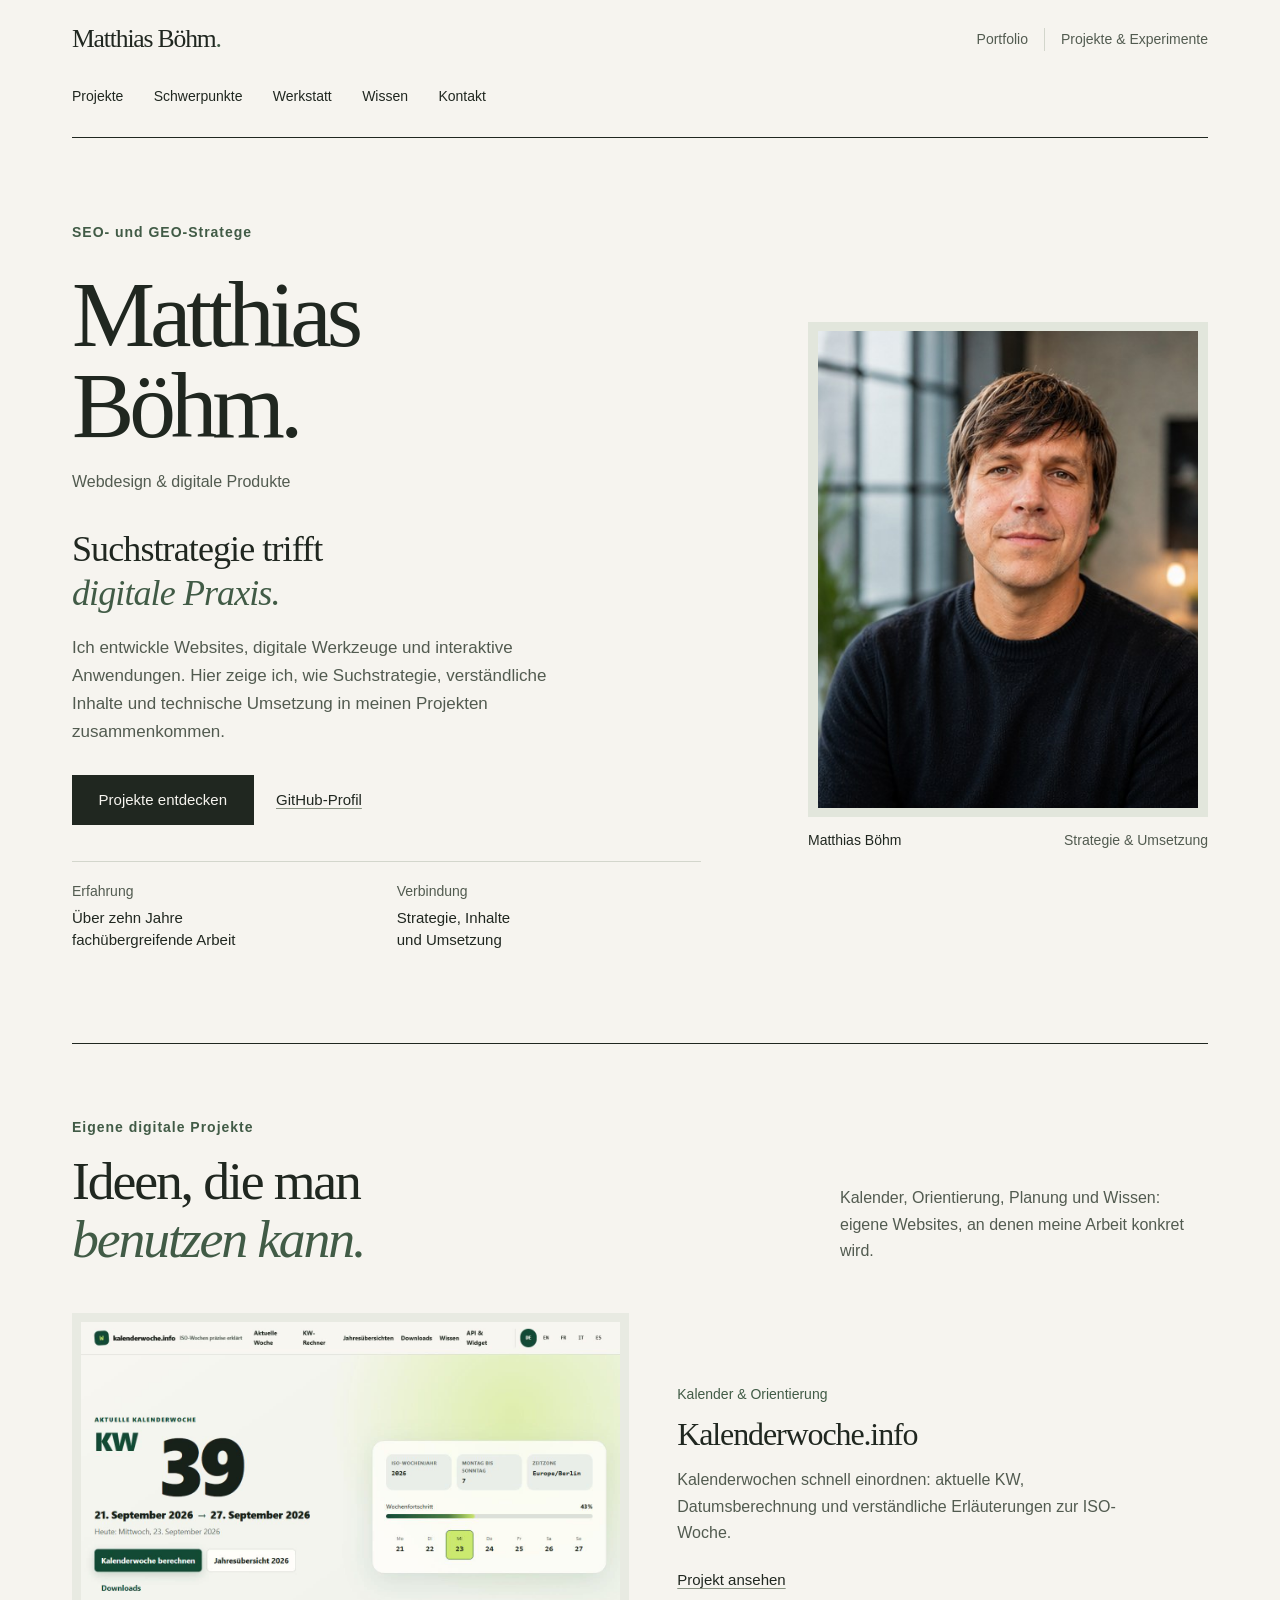
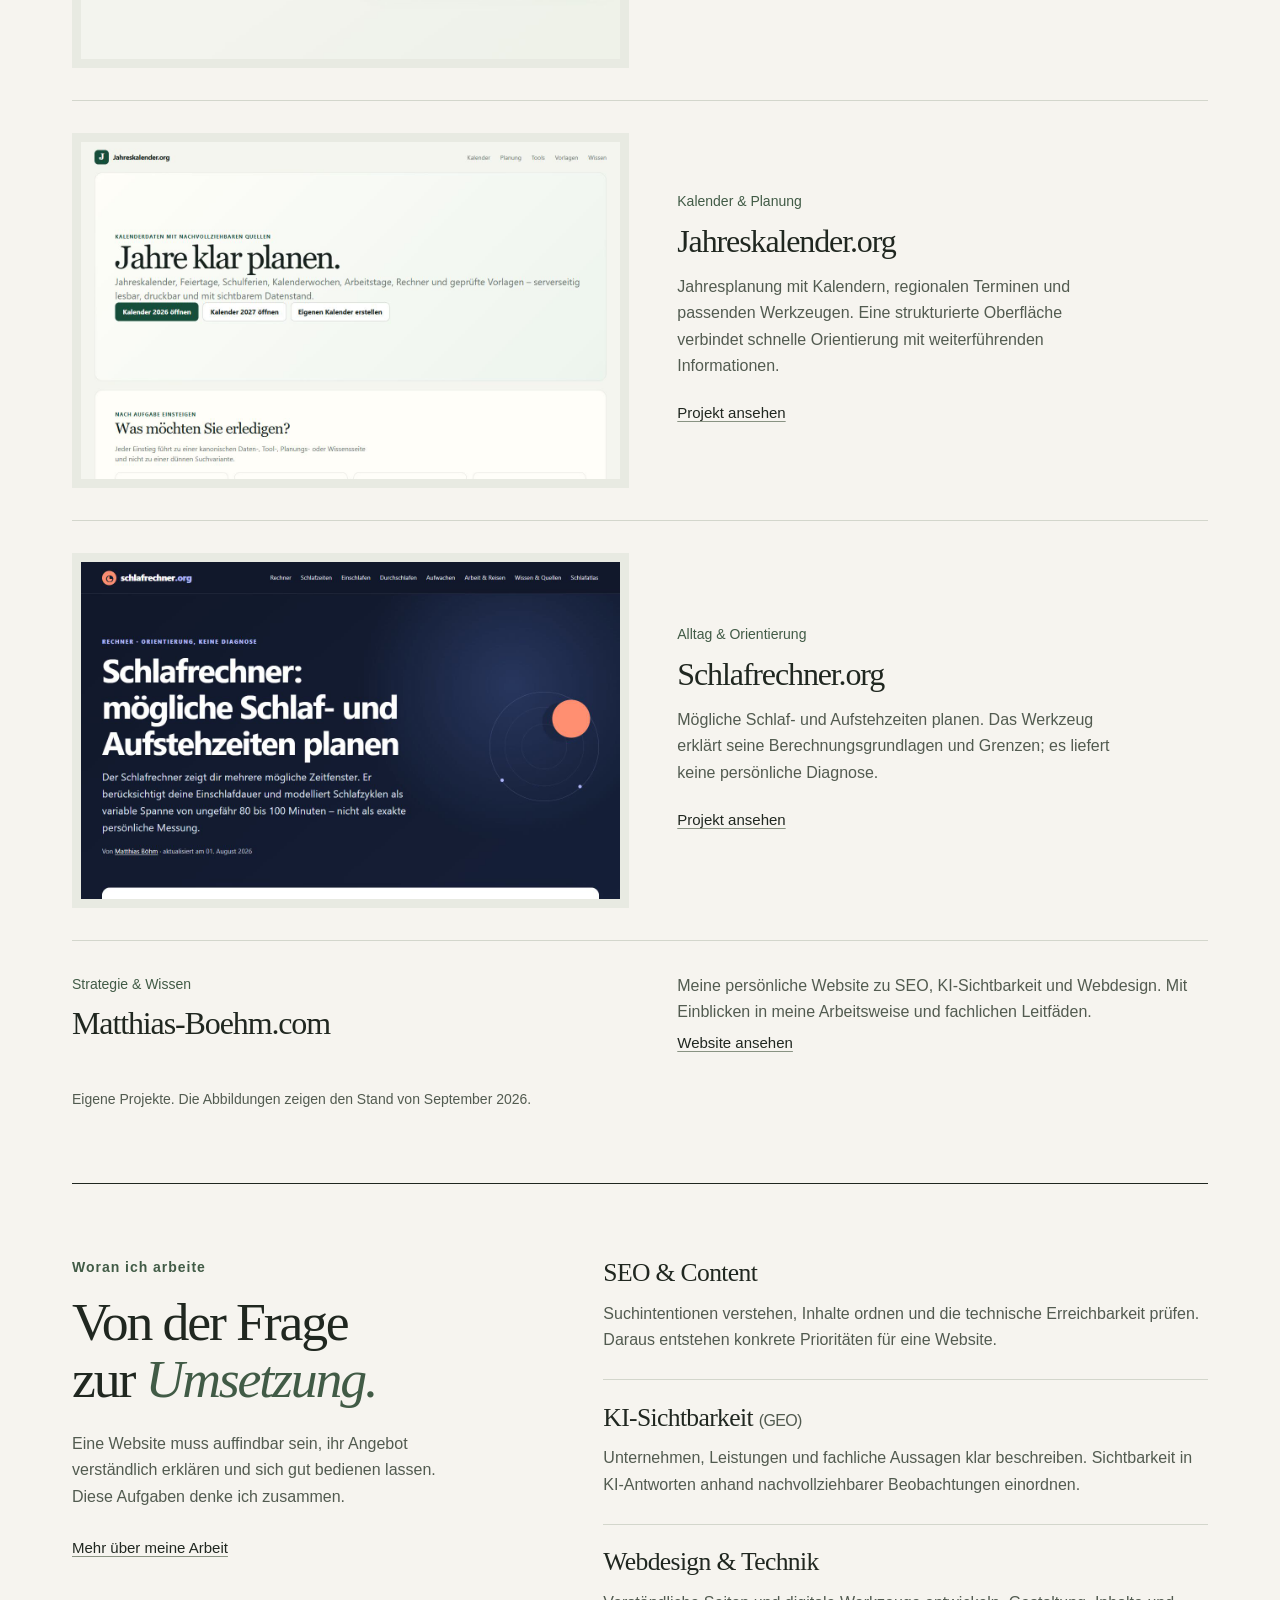
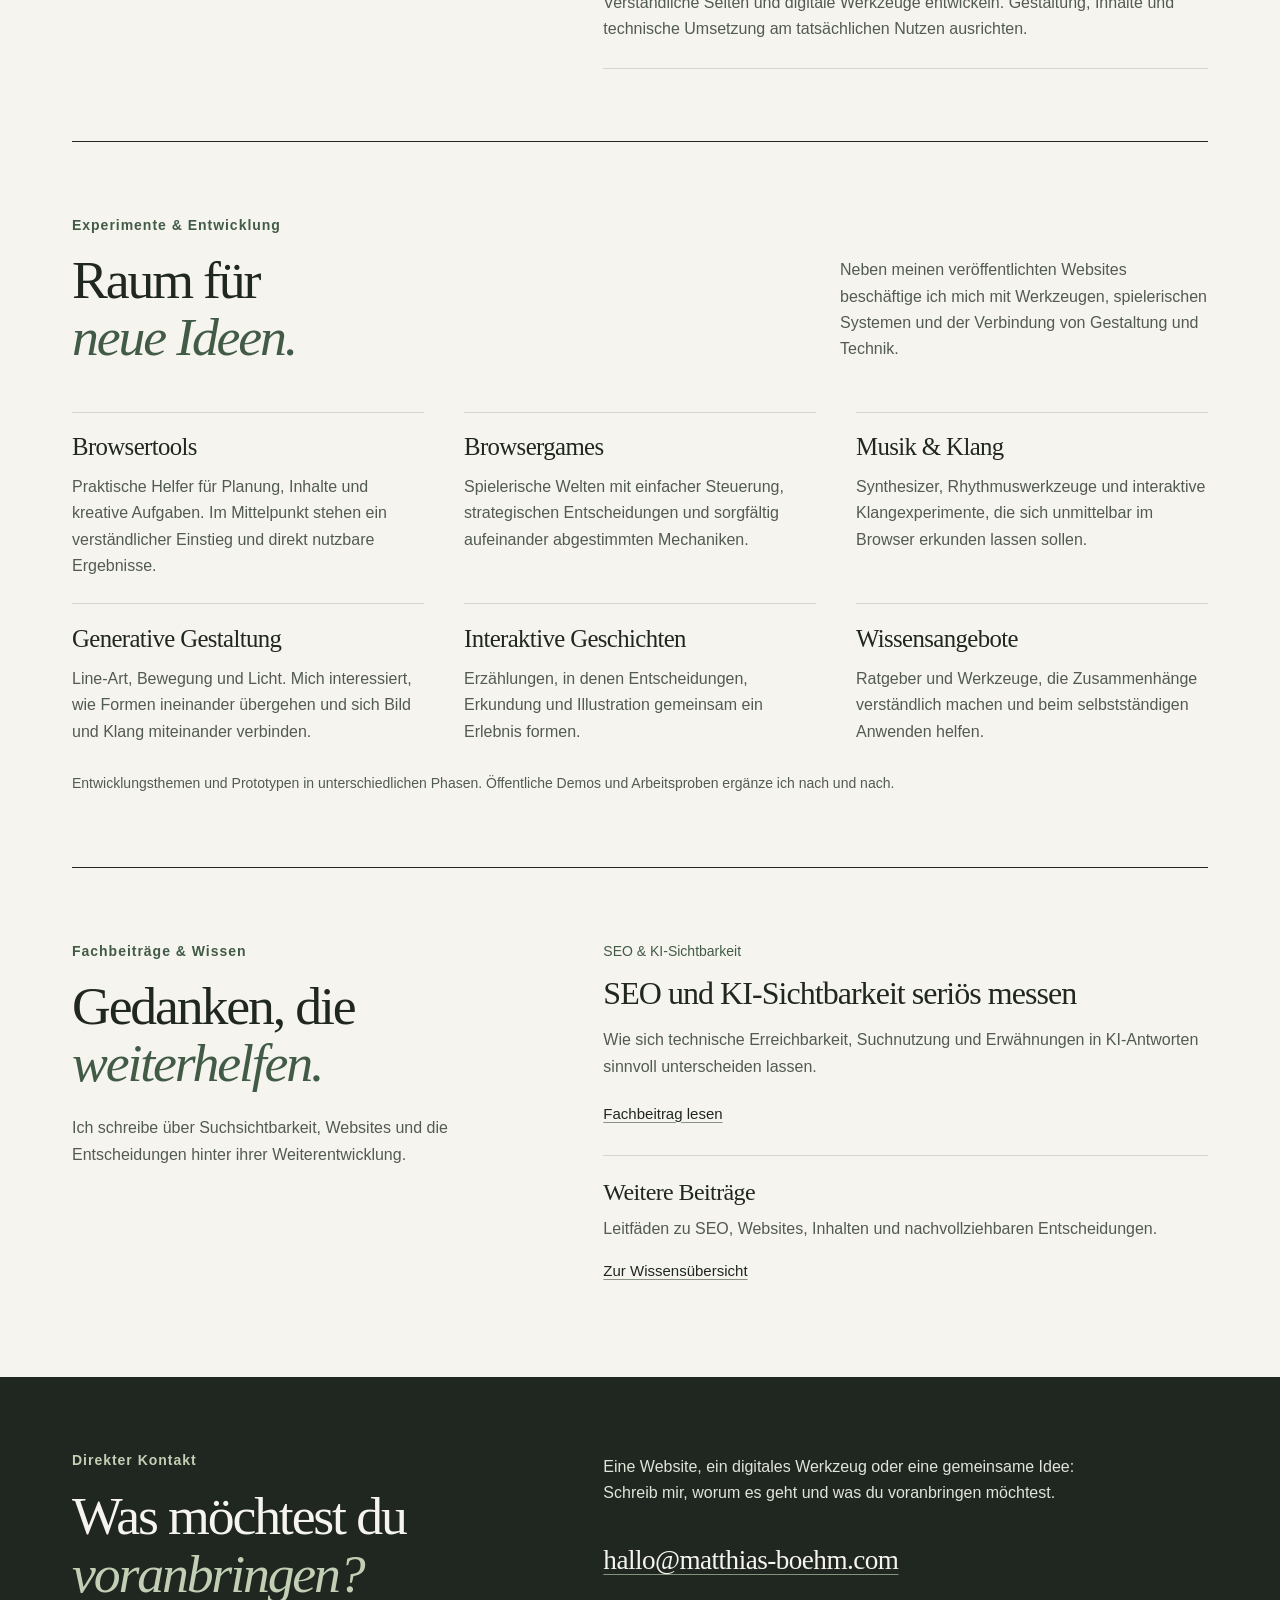
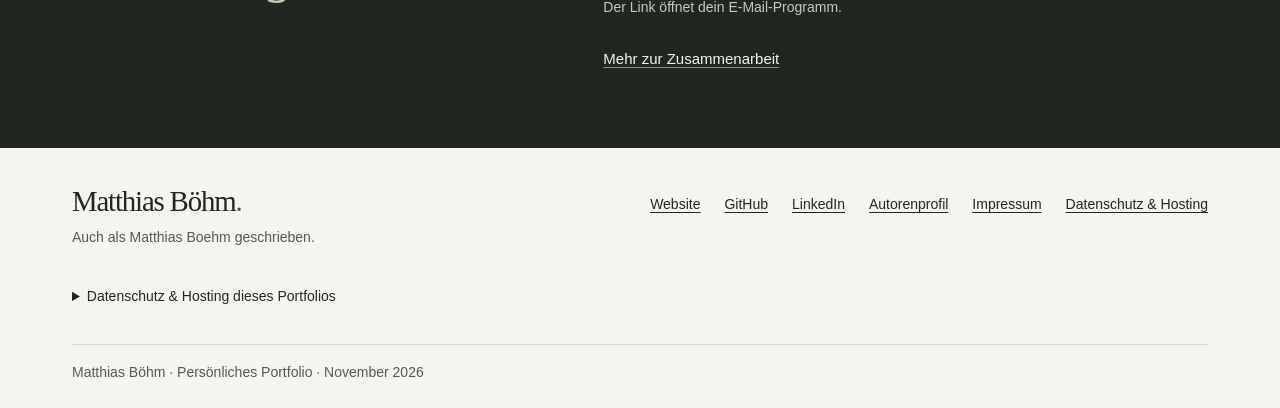
<file: index.html>
<!doctype html>
<html lang="de">
<head>
  <meta charset="utf-8">
  <meta name="viewport" content="width=device-width, initial-scale=1">
  <meta name="robots" content="index,follow,max-image-preview:large">
  <meta name="description" content="Matthias Böhm: SEO- und GEO-Stratege für KI-Sichtbarkeit, Webdesign und digitale Produkte. Eigene Websites, Browsertools und kreative Entwicklungsthemen.">
  <meta name="theme-color" content="#f6f4ef">
  <meta name="color-scheme" content="light">
  <title>Matthias Böhm – SEO, KI-Sichtbarkeit &amp; digitale Projekte</title>
  <link rel="canonical" href="https://matthiasboehm247.github.io/">
  <link rel="icon" href="data:image/svg+xml,%3Csvg%20xmlns%3D%22http%3A%2F%2Fwww.w3.org%2F2000%2Fsvg%22%20viewBox%3D%220%200%2064%2064%22%3E%3Crect%20width%3D%2264%22%20height%3D%2264%22%20rx%3D%2212%22%20fill%3D%22%23202720%22%2F%3E%3Ctext%20x%3D%2232%22%20y%3D%2244%22%20fill%3D%22%23f6f4ef%22%20font-family%3D%22Georgia%2Cserif%22%20font-size%3D%2242%22%20text-anchor%3D%22middle%22%3EM%3C%2Ftext%3E%3C%2Fsvg%3E%0A" type="image/svg+xml">
  <meta property="og:type" content="profile">
  <meta property="og:locale" content="de_DE">
  <meta property="og:title" content="Matthias Böhm – SEO, KI-Sichtbarkeit &amp; digitale Projekte">
  <meta property="og:description" content="Matthias Böhm: SEO- und GEO-Stratege für KI-Sichtbarkeit, Webdesign und digitale Produkte. Eigene Websites, Browsertools und kreative Entwicklungsthemen.">
  <meta property="og:url" content="https://matthiasboehm247.github.io/">
  <meta property="og:image" content="https://avatars.githubusercontent.com/u/361027919?v=4">
  <meta property="og:image:alt" content="Porträt von Matthias Böhm">
  <meta property="profile:first_name" content="Matthias">
  <meta property="profile:last_name" content="Böhm">
  <meta name="twitter:card" content="summary">
  <meta name="twitter:title" content="Matthias Böhm – SEO, KI-Sichtbarkeit &amp; digitale Projekte">
  <meta name="twitter:description" content="Matthias Böhm: SEO- und GEO-Stratege für KI-Sichtbarkeit, Webdesign und digitale Produkte. Eigene Websites, Browsertools und kreative Entwicklungsthemen.">
  <meta name="twitter:image" content="https://avatars.githubusercontent.com/u/361027919?v=4">
  <script type="application/ld+json">{"@context": "https://schema.org", "@graph": [{"@type": "ProfilePage", "@id": "https://matthiasboehm247.github.io/#page", "url": "https://matthiasboehm247.github.io/", "name": "Matthias Böhm – SEO, KI-Sichtbarkeit & digitale Projekte", "description": "Matthias Böhm: SEO- und GEO-Stratege für KI-Sichtbarkeit, Webdesign und digitale Produkte. Eigene Websites, Browsertools und kreative Entwicklungsthemen.", "inLanguage": "de-DE", "mainEntity": {"@id": "https://matthias-boehm.com/ueber-mich/#person"}}, {"@type": "Person", "@id": "https://matthias-boehm.com/ueber-mich/#person", "name": "Matthias Böhm", "alternateName": "Matthias Boehm", "url": "https://matthias-boehm.com/ueber-mich/", "image": "https://avatars.githubusercontent.com/u/361027919?v=4", "jobTitle": "SEO- und GEO-Stratege", "description": "Matthias Böhm verbindet Suchstrategie, Inhalte und Webdesign mit der Entwicklung digitaler Produkte.", "knowsAbout": ["Suchmaschinenoptimierung", "KI-Sichtbarkeit", "Webdesign", "Digitale Produkte", "Browseranwendungen"], "sameAs": ["https://github.com/MatthiasBoehm247", "https://de.linkedin.com/in/matthias-b%C3%B6hm", "https://schlafrechner.org/autor/matthias-boehm/"]}]}</script>
  <style>
:root {
  --paper: #f6f4ef;
  --ink: #202720;
  --muted: #525b50;
  --green: #415b46;
  --line: #d3d6cc;
  --panel: #e8eae2;
  --serif: Georgia, "Times New Roman", serif;
  --sans: -apple-system, BlinkMacSystemFont, "Segoe UI", sans-serif;
}

*, *::before, *::after { box-sizing: border-box; }
html { scroll-behavior: smooth; scroll-padding-top: 1.5rem; }
body { margin: 0; background: var(--paper); color: var(--ink); font-family: var(--sans); font-size: 1rem; line-height: 1.65; -webkit-text-size-adjust: 100%; }
img { display: block; max-width: 100%; height: auto; }
a { color: inherit; text-decoration-thickness: 1px; text-underline-offset: .2em; }
a:focus-visible { outline: 3px solid #836627; outline-offset: 5px; border-radius: 2px; }
::selection { background: #d7e1cc; color: var(--ink); }
p, h1, h2, h3, figure, dl, dd { margin: 0; }
h1, h2, h3 { font-weight: 400; }
em { font-style: italic; color: var(--green); }
.wrap { width: min(100% - 3rem, 71rem); margin-inline: auto; }
.skip-link { position: fixed; top: 1rem; left: 1rem; padding: .8rem 1.1rem; background: var(--ink); color: white; z-index: 20; transform: translateY(-200%); }
.skip-link:focus { transform: translateY(0); }
.site-header { padding-block: 1.5rem 1rem; display: grid; grid-template-columns: 1fr auto; align-items: center; column-gap: 2rem; border-bottom: 1px solid var(--ink); }
.wordmark { width: fit-content; font-family: var(--serif); font-size: 1.6rem; line-height: 1.2; letter-spacing: -.045em; text-decoration: none; }
.wordmark > span, .footer-name > span { color: var(--green); }
.edition { display: flex; gap: 1rem; color: var(--muted); font-size: .875rem; }
.edition > span { padding-left: 1rem; border-left: 1px solid var(--line); }
.main-nav { grid-column: 1 / -1; display: flex; flex-wrap: wrap; gap: .3rem 1.9rem; padding-top: 1.4rem; }
.main-nav a { display: block; min-height: 2.75rem; padding-block: .5rem; font-size: .875rem; text-decoration: none; }
.main-nav a:hover { text-decoration: underline; text-underline-offset: .4rem; }
.hero { display: grid; grid-template-columns: 1.3fr .9fr; gap: 4.5rem; padding-block: 4.5rem 5rem; align-items: center; }
.eyebrow { color: var(--green); font-size: .875rem; font-weight: 600; letter-spacing: .07em; }
h1 { font-family: var(--serif); font-size: clamp(4rem, 7.3vw, 6rem); line-height: .97; letter-spacing: -.055em; margin-top: 1.6rem; }
h1 span { display: block; }
.hero-role { color: var(--muted); margin-top: 1.1rem; font-size: 1rem; }
.hero-lead { font-family: var(--serif); font-size: clamp(1.75rem, 2.9vw, 2.25rem); line-height: 1.23; letter-spacing: -.025em; margin-top: 2rem; }
.hero-description { max-width: 32rem; margin-top: 1.15rem; color: var(--muted); font-size: 1.0625rem; }
.button { display: inline-flex; align-items: center; justify-content: center; min-height: 3.15rem; padding: .7rem 1.6rem; margin-top: 1.8rem; background: var(--ink); border: 1px solid var(--ink); color: var(--paper); text-decoration: none; font-size: .9375rem; font-weight: 500; transition: background .2s ease; }
.button:hover { background: var(--green); }
.hero-facts { display: grid; grid-template-columns: 1fr 1fr; gap: 1.3rem; border-top: 1px solid var(--line); margin-top: 2.2rem; padding-top: 1.2rem; }
.hero-facts p { font-size: .9375rem; line-height: 1.5; }
.hero-facts span { display: block; margin-bottom: .3rem; font-size: .875rem; color: var(--muted); }
.portrait { align-self: center; width: 100%; max-width: 25rem; justify-self: end; }
.portrait-frame { padding: .6rem; background: #e2e6dc; }
.portrait img { width: 100%; aspect-ratio: 451 / 564; object-fit: cover; }
.portrait figcaption { display: flex; justify-content: space-between; gap: 1rem; margin-top: .8rem; font-size: .875rem; color: var(--muted); line-height: 1.5; }
.portrait figcaption span:first-child { color: var(--ink); }
.section { padding-block: 4.5rem; border-top: 1px solid var(--ink); }
.section-intro > h2, .section-heading h2 { margin-top: .9rem; }
h2 { font-family: var(--serif); font-size: clamp(2.2rem, 4.2vw, 3.4rem); line-height: 1.07; letter-spacing: -.04em; }
.section-intro > p:not(.eyebrow) { margin-top: 1.4rem; max-width: 25rem; color: var(--muted); }
.section-intro > .text-link { margin-top: 1.3rem; }
.text-link { display: inline-block; font-size: .9375rem; font-weight: 500; line-height: 1.5; padding-block: .4rem; text-decoration: underline; text-decoration-color: #899383; }
.text-link:hover { color: var(--green); text-decoration-color: currentColor; }
.expertise { display: grid; grid-template-columns: .9fr 1.25fr; gap: 6rem; }
.expertise-list > div { padding: 1.3rem 0 1.6rem; border-bottom: 1px solid var(--line); }
.expertise-list > div:first-child { padding-top: 0; }
.expertise-list dt { font-family: var(--serif); font-size: 1.6rem; line-height: 1.3; letter-spacing: -.025em; }
.expertise-list dt span { color: var(--muted); font-family: var(--sans); font-size: 1rem; }
.expertise-list dd { color: var(--muted); margin-top: .7rem; }
.section-heading { display: flex; justify-content: space-between; align-items: end; gap: 4rem; margin-bottom: 2.8rem; }
.section-heading > p { max-width: 23rem; color: var(--muted); padding-bottom: .25rem; }
.project-list { display: grid; gap: 2rem; }
.project { display: grid; grid-template-columns: 1.05fr 1fr; gap: 3rem; align-items: center; padding-bottom: 2rem; border-bottom: 1px solid var(--line); }
.project:last-child { padding-bottom: 0; border-bottom: none; }
.project-image { display: block; padding: .55rem; background: var(--panel); overflow: hidden; }
.project-image img { aspect-ratio: 8 / 5; object-fit: cover; width: 100%; }
.project-category { color: var(--green); font-size: .875rem; }
.project h3 { font-family: var(--serif); font-size: clamp(1.65rem, 2.5vw, 2.2rem); line-height: 1.15; letter-spacing: -.035em; margin-top: .6rem; overflow-wrap: anywhere; }
.project h3 a { text-decoration: none; }
.project h3 a:hover { text-decoration: underline; }
.project-copy > p:not(.project-category) { color: var(--muted); margin-top: .9rem; max-width: 28rem; }
.project-copy > .text-link { margin-top: 1rem; }
.project-note { margin-top: 1.7rem; color: var(--muted); font-size: .875rem; }
.writing { display: grid; grid-template-columns: .9fr 1.25fr; gap: 6rem; padding-bottom: 5.5rem; }
.writing-item h3 { margin-top: .7rem; font-family: var(--serif); font-size: 2rem; letter-spacing: -.03em; line-height: 1.15; }
.writing-item h3 a { text-decoration: none; }
.writing-item h3 a:hover { text-decoration: underline; }
.writing-item > p:not(.project-category) { color: var(--muted); margin-top: 1rem; }
.writing-item > .text-link { margin-top: 1rem; }
.writing-collection { border-top: 1px solid var(--line); margin-top: 1.5rem; padding-top: 1.3rem; }
.writing-collection h3 { font-family: var(--serif); font-size: 1.5rem; line-height: 1.3; letter-spacing: -.025em; }
.writing-collection p { color: var(--muted); margin-top: .5rem; }
.writing-collection > .text-link { margin-top: .7rem; }
.contact-section { background: var(--ink); color: var(--paper); padding-block: 4.5rem; }
.contact-grid { display: grid; grid-template-columns: .9fr 1.25fr; gap: 6rem; align-items: start; }
.contact-section .eyebrow { color: #c2cfb5; }
.contact-section h2 { margin-top: 1rem; }
.contact-section em { color: #c2cfb5; }
.contact-copy { padding-top: .3rem; }
.contact-copy > p:first-child { color: #e0e5da; max-width: 31rem; }
.contact-email { display: inline-block; margin-top: 1.6rem; font-size: clamp(1.15rem, 2.2vw, 1.7rem); font-family: var(--serif); letter-spacing: -.02em; text-decoration-color: #85937b; overflow-wrap: anywhere; }
.contact-detail { color: #c4cbbb; font-size: .875rem; margin-top: .45rem; }
.contact-copy > .text-link { margin-top: 1.4rem; color: #f6f4ef; }
.contact-copy a:hover { color: #d8e3c9; }
.contact-copy a:focus-visible { outline-color: #d8e3c9; }
.site-footer { display: grid; grid-template-columns: 1fr auto; column-gap: 2rem; row-gap: 1.6rem; padding-block: 2.2rem 1.5rem; }
.footer-name { font-family: var(--serif); font-size: 1.8rem; letter-spacing: -.04em; line-height: 1.2; }
.footer-spelling { margin-top: .5rem; color: var(--muted); font-size: .875rem; }
.site-footer nav { display: flex; flex-wrap: wrap; align-content: start; gap: .25rem 1.5rem; font-size: .875rem; }
.site-footer nav a { display: inline-block; padding-block: .6rem; min-height: 2.75rem; }
.footer-edition { grid-column: 1 / -1; border-top: 1px solid var(--line); padding-top: 1rem; font-size: .875rem; color: var(--muted); }

@media (min-width: 1200px) {
  .hero { padding-block: 5.2rem 5.7rem; }
}

@media (max-width: 900px) {
  .hero { gap: 2.4rem; grid-template-columns: 1.15fr .85fr; }
  h1 { font-size: clamp(4rem, 8.6vw, 5rem); }
  .hero-description { font-size: 1rem; }
  .portrait figcaption { flex-direction: column; gap: .15rem; }
  .expertise, .writing, .contact-grid { gap: 3rem; grid-template-columns: .9fr 1.15fr; }
  .section-heading { gap: 2.5rem; }
  .section-heading > p { max-width: 19rem; }
  .project { gap: 2rem; }
}

@media (max-width: 680px) {
  .wrap { width: min(100% - 2.5rem, 35rem); }
  .site-header { padding-top: 1.25rem; gap: .7rem 1rem; }
  .wordmark { font-size: 1.45rem; }
  .edition { justify-self: end; font-size: .875rem; }
  .edition > span { display: none; }
  .main-nav { padding-top: .4rem; gap: .05rem 1.2rem; }
  .main-nav a { font-size: .875rem; }
  .hero { grid-template-columns: 1fr; gap: 2.5rem; padding-block: 2.5rem 3.2rem; }
  h1 { font-size: clamp(3.35rem, 14vw, 4.5rem); margin-top: 1.2rem; line-height: 1; }
  h1 span { display: inline; }
  .hero-lead { margin-top: 1.35rem; font-size: 1.9rem; }
  .hero-description { margin-top: 1rem; }
  .button { margin-top: 1.4rem; }
  .hero-facts { margin-top: 1.8rem; }
  .portrait { justify-self: start; max-width: 100%; display: grid; grid-template-columns: minmax(0, 1.1fr) minmax(0, .9fr); align-items: end; gap: 1.2rem; }
  .portrait-frame { padding: .4rem; }
  .portrait figcaption { margin: 0; padding-bottom: .4rem; gap: .35rem; }
  .section { padding-block: 3.2rem; }
  .expertise, .writing, .contact-grid { grid-template-columns: 1fr; gap: 2rem; }
  h2 { font-size: clamp(2.1rem, 8.2vw, 2.8rem); }
  .section-intro > p:not(.eyebrow) { margin-top: 1rem; max-width: 32rem; }
  .section-intro > .text-link { margin-top: .8rem; }
  .expertise-list > div:first-child { border-top: 1px solid var(--line); padding-top: 1.3rem; }
  .section-heading { display: block; margin-bottom: 1.8rem; }
  .section-heading > p { max-width: 32rem; margin-top: 1.1rem; padding: 0; }
  .project-list { gap: 2rem; }
  .project { grid-template-columns: 1fr; gap: 1.2rem; padding-bottom: 2rem; }
  .project h3 { font-size: 1.85rem; }
  .project-copy > p:not(.project-category) { max-width: 100%; margin-top: .7rem; }
  .project-copy > .text-link { margin-top: .7rem; }
  .project-note { margin-top: 1.5rem; }
  .writing { padding-bottom: 3.5rem; }
  .writing-item { border-top: 1px solid var(--line); padding-top: 1.3rem; }
  .writing-item h3 { font-size: 1.8rem; }
  .contact-section { padding-block: 3.2rem; }
  .contact-grid { gap: 1.7rem; }
  .contact-email { font-size: clamp(1.15rem, 5.2vw, 1.65rem); margin-top: 1.2rem; }
  .site-footer { grid-template-columns: 1fr; gap: 1.2rem; padding-top: 1.8rem; }
  .site-footer nav { gap: .3rem 1.6rem; }
}

@media (max-width: 360px) {
  .wrap { width: calc(100% - 2rem); }
  .site-header { grid-template-columns: 1fr; gap: .45rem; }
  .edition { justify-self: start; }
  .main-nav { column-gap: 1.15rem; }
  h1 { font-size: 3.35rem; }
  .hero-facts { gap: .9rem; }
  .hero-facts p { font-size: .875rem; }
  .portrait { gap: .9rem; }
}

@media (max-width: 680px) {
  .hero { grid-template-columns: minmax(0, 1fr) 6.75rem; column-gap: 1.1rem; row-gap: 0; }
  .hero-copy { display: contents; }
  .hero-copy > .eyebrow { grid-column: 1 / -1; grid-row: 1; margin-bottom: 1rem; }
  h1 { grid-column: 1; grid-row: 2; font-size: clamp(2.4rem, 11.5vw, 3rem); margin: 0; align-self: center; }
  h1 span { display: block; }
  .portrait { grid-column: 2; grid-row: 2; display: block; max-width: 6.75rem; align-self: center; }
  .portrait figcaption { display: none; }
  .hero-role { grid-column: 1 / -1; grid-row: 3; }
  .hero-lead { grid-column: 1 / -1; grid-row: 4; }
  .hero-description { grid-column: 1 / -1; grid-row: 5; }
  .hero-copy > .button { grid-column: 1 / -1; grid-row: 6; justify-self: start; }
  .hero-facts { grid-column: 1 / -1; grid-row: 7; }
}

@media (prefers-reduced-motion: reduce) {
  html { scroll-behavior: auto; }
  *, *::before, *::after { transition: none !important; animation: none !important; }
}

@media print {
  .skip-link, .main-nav, .button, .edition, .footer-edition { display: none; }
  body { background: white; color: black; }
  .wrap { width: 100%; }
  .hero, .section, .contact-section { padding-block: 1.5rem; }
  .contact-section { background: white; color: black; border-top: 1px solid; }
  .contact-section p, .contact-section em, .contact-copy a { color: black !important; }
  .project { break-inside: avoid; }
  .project-image { max-width: 20rem; }
  .site-footer { margin-top: 1rem; }
}

/* Ergänzungen für das persönliche GitHub-Portfolio. */
.hero-actions { display: flex; flex-wrap: wrap; align-items: center; gap: .5rem 1.4rem; margin-top: 1.8rem; }
.hero-actions .button { margin-top: 0; }
.hero-actions .text-link { padding-block: .8rem; }
.project-more { display: grid; grid-template-columns: 1.05fr 1fr; gap: 3rem; align-items: start; margin-top: 2rem; padding-top: 2rem; border-top: 1px solid var(--line); }
.project-more h3 { font-family: var(--serif); font-size: clamp(1.65rem, 2.5vw, 2.2rem); line-height: 1.15; letter-spacing: -.035em; overflow-wrap: anywhere; }
.project-more h3 a { text-decoration: none; }
.project-more h3 a:hover { text-decoration: underline; }
.project-more p { color: var(--muted); }
.project-more .project-category { margin-bottom: .6rem; color: var(--green); }
.workshop-grid { display: grid; grid-template-columns: repeat(3, minmax(0, 1fr)); gap: 1.5rem 2.5rem; }
.workshop-item { border-top: 1px solid var(--line); padding-top: 1.2rem; }
.workshop-item h3 { font-family: var(--serif); font-size: 1.55rem; line-height: 1.25; letter-spacing: -.025em; }
.workshop-item p { margin-top: .7rem; color: var(--muted); }
.workshop-note { color: var(--muted); font-size: .875rem; margin-top: 1.7rem; }
.contact-email { padding-block: .35rem; }
.privacy-note { grid-column: 1 / -1; max-width: 55rem; color: var(--muted); font-size: .875rem; }
.privacy-note summary { cursor: pointer; width: fit-content; padding-block: .65rem; color: var(--ink); }
.privacy-note summary:focus-visible { outline: 3px solid #836627; outline-offset: 4px; }
.privacy-note p { margin-top: .7rem; }
.site-footer nav { max-width: 40rem; }
@media (max-width: 900px) {
  .workshop-grid { grid-template-columns: repeat(2, minmax(0, 1fr)); }
  .project-more { gap: 2rem; }
}
@media (max-width: 680px) {
  .hero-actions { grid-column: 1 / -1; grid-row: 6; margin-top: 1.4rem; }
  .workshop-grid { grid-template-columns: 1fr; gap: 1.4rem; }
  .project-more { grid-template-columns: 1fr; gap: .8rem; }
  .hero h1 { overflow-wrap: anywhere; }
}
body { overflow-wrap: anywhere; }
.hero > *, .hero-copy > *, .project-list > *, .project > *, .expertise > *, .writing > *, .contact-grid > *, .workshop-grid > *, .hero-facts > *, .site-footer > *, .project-more > * { min-width: 0; }
.hero { container-type: inline-size; container-name: portrait-layout; }
@container portrait-layout (max-width: 19rem) {
  .hero h1 { grid-column: 1 / -1; grid-row: 2; font-size: clamp(2.4rem, 15cqi, 3rem); }
  .hero .portrait { grid-column: 1 / -1; grid-row: 3; max-width: 7rem; margin-top: 1rem; justify-self: start; }
  .hero .hero-role { grid-column: 1 / -1; grid-row: 4; }
  .hero .hero-lead { grid-column: 1 / -1; grid-row: 5; }
  .hero .hero-description { grid-column: 1 / -1; grid-row: 6; }
  .hero .hero-actions { grid-column: 1 / -1; grid-row: 7; }
  .hero .hero-facts { grid-column: 1 / -1; grid-row: 8; grid-template-columns: minmax(0, 1fr); }
}
.site-header { container-type: inline-size; container-name: header-layout; }
@container header-layout (max-width: 19rem) {
  .wordmark { grid-column: 1 / -1; max-width: 100%; overflow-wrap: normal; }
  .edition { grid-column: 1 / -1; justify-self: start; }
}
</style>
</head>
<body>
  <a class="skip-link" href="#inhalt">Zum Inhalt</a>

  <header class="site-header wrap">
    <a class="wordmark" href="#profil" aria-label="Matthias Böhm – zum Profil">Matthias Böhm<span aria-hidden="true">.</span></a>
    <p class="edition">Portfolio <span>Projekte &amp; Experimente</span></p>
    <nav class="main-nav" aria-label="Hauptnavigation">
      <a href="#projekte">Projekte</a>
      <a href="#schwerpunkte">Schwerpunkte</a>
      <a href="#werkstatt">Werkstatt</a>
      <a href="#artikel">Wissen</a>
      <a href="#kontakt">Kontakt</a>
    </nav>
  </header>

  <main id="inhalt">
    <section class="hero wrap" id="profil" aria-labelledby="profil-title">
      <div class="hero-copy">
        <p class="eyebrow">SEO- und GEO-Stratege</p>
        <h1 id="profil-title">Matthias <span>Böhm.</span></h1>
        <p class="hero-role">Webdesign &amp; digitale Produkte</p>
        <p class="hero-lead">Suchstrategie trifft<br><em>digitale Praxis.</em></p>
        <p class="hero-description">Ich entwickle Websites, digitale Werkzeuge und interaktive Anwendungen. Hier zeige ich, wie Suchstrategie, verständliche Inhalte und technische Umsetzung in meinen Projekten zusammenkommen.</p>
        <div class="hero-actions">
          <a class="button" href="#projekte">Projekte entdecken</a>
          <a class="text-link" href="https://github.com/MatthiasBoehm247" rel="me">GitHub-Profil</a>
        </div>
        <div class="hero-facts" aria-label="Profil auf einen Blick">
          <p><span>Erfahrung</span>Über zehn Jahre<br>fachübergreifende Arbeit</p>
          <p><span>Verbindung</span>Strategie, Inhalte<br>und Umsetzung</p>
        </div>
      </div>
      <figure class="portrait">
        <div class="portrait-frame">
          <img src="[data-uri]" width="451" height="564" alt="Matthias Böhm" fetchpriority="high" decoding="async">
        </div>
        <figcaption><span>Matthias Böhm</span><span>Strategie &amp; Umsetzung</span></figcaption>
      </figure>
    </section>

    <section class="section wrap projects" id="projekte" aria-labelledby="projekte-title">
      <div class="section-heading">
        <div>
          <p class="eyebrow">Eigene digitale Projekte</p>
          <h2 id="projekte-title">Ideen, die man<br><em>benutzen kann.</em></h2>
        </div>
        <p>Kalender, Orientierung, Planung und Wissen: eigene Websites, an denen meine Arbeit konkret wird.</p>
      </div>

      <div class="project-list">
        <article class="project">
          <a class="project-image" href="https://kalenderwoche.info/" aria-label="Kalenderwoche.info ansehen">
            <img src="[data-uri]" width="1280" height="800" alt="Ansicht von Kalenderwoche.info mit Kalenderwochen und Datumsrechner, aufgenommen im September 2026" loading="lazy" decoding="async">
          </a>
          <div class="project-copy">
            <p class="project-category">Kalender &amp; Orientierung</p>
            <h3><a href="https://kalenderwoche.info/">Kalenderwoche.info</a></h3>
            <p>Kalenderwochen schnell einordnen: aktuelle KW, Datumsberechnung und verständliche Erläuterungen zur ISO-Woche.</p>
            <a class="text-link" href="https://kalenderwoche.info/">Projekt ansehen</a>
          </div>
        </article>
        <article class="project">
          <a class="project-image" href="https://jahreskalender.org/" aria-label="Jahreskalender.org ansehen">
            <img src="[data-uri]" width="1280" height="800" alt="Ansicht von Jahreskalender.org mit Kalendern und Planungswerkzeugen, aufgenommen im September 2026" loading="lazy" decoding="async">
          </a>
          <div class="project-copy">
            <p class="project-category">Kalender &amp; Planung</p>
            <h3><a href="https://jahreskalender.org/">Jahreskalender.org</a></h3>
            <p>Jahresplanung mit Kalendern, regionalen Terminen und passenden Werkzeugen. Eine strukturierte Oberfläche verbindet schnelle Orientierung mit weiterführenden Informationen.</p>
            <a class="text-link" href="https://jahreskalender.org/">Projekt ansehen</a>
          </div>
        </article>
        <article class="project">
          <a class="project-image" href="https://schlafrechner.org/" aria-label="Schlafrechner.org ansehen">
            <img src="[data-uri]" width="1280" height="800" alt="Ansicht von Schlafrechner.org zur Planung möglicher Schlafzeiten, aufgenommen im September 2026" loading="lazy" decoding="async">
          </a>
          <div class="project-copy">
            <p class="project-category">Alltag &amp; Orientierung</p>
            <h3><a href="https://schlafrechner.org/">Schlafrechner.org</a></h3>
            <p>Mögliche Schlaf- und Aufstehzeiten planen. Das Werkzeug erklärt seine Berechnungsgrundlagen und Grenzen; es liefert keine persönliche Diagnose.</p>
            <a class="text-link" href="https://schlafrechner.org/">Projekt ansehen</a>
          </div>
        </article>
      </div>
      <article class="project-more">
        <div>
          <p class="project-category">Strategie &amp; Wissen</p>
          <h3><a href="https://matthias-boehm.com/">Matthias-Boehm.com</a></h3>
        </div>
        <div>
          <p>Meine persönliche Website zu SEO, KI-Sichtbarkeit und Webdesign. Mit Einblicken in meine Arbeitsweise und fachlichen Leitfäden.</p>
          <a class="text-link" href="https://matthias-boehm.com/">Website ansehen</a>
        </div>
      </article>
      <p class="project-note">Eigene Projekte. Die Abbildungen zeigen den Stand von September 2026.</p>
    </section>

    <section class="section wrap expertise" id="schwerpunkte" aria-labelledby="schwerpunkte-title">
      <div class="section-intro">
        <p class="eyebrow">Woran ich arbeite</p>
        <h2 id="schwerpunkte-title">Von der Frage<br>zur <em>Umsetzung.</em></h2>
        <p>Eine Website muss auffindbar sein, ihr Angebot verständlich erklären und sich gut bedienen lassen. Diese Aufgaben denke ich zusammen.</p>
        <a class="text-link" href="https://matthias-boehm.com/">Mehr über meine Arbeit</a>
      </div>
      <dl class="expertise-list">
        <div>
          <dt>SEO &amp; Content</dt>
          <dd>Suchintentionen verstehen, Inhalte ordnen und die technische Erreichbarkeit prüfen. Daraus entstehen konkrete Prioritäten für eine Website.</dd>
        </div>
        <div>
          <dt>KI-Sichtbarkeit <span>(GEO)</span></dt>
          <dd>Unternehmen, Leistungen und fachliche Aussagen klar beschreiben. Sichtbarkeit in KI-Antworten anhand nachvollziehbarer Beobachtungen einordnen.</dd>
        </div>
        <div>
          <dt>Webdesign &amp; Technik</dt>
          <dd>Verständliche Seiten und digitale Werkzeuge entwickeln. Gestaltung, Inhalte und technische Umsetzung am tatsächlichen Nutzen ausrichten.</dd>
        </div>
      </dl>
    </section>

    <section class="section wrap workshop" id="werkstatt" aria-labelledby="werkstatt-title">
      <div class="section-heading">
        <div>
          <p class="eyebrow">Experimente &amp; Entwicklung</p>
          <h2 id="werkstatt-title">Raum für<br><em>neue Ideen.</em></h2>
        </div>
        <p>Neben meinen veröffentlichten Websites beschäftige ich mich mit Werkzeugen, spielerischen Systemen und der Verbindung von Gestaltung und Technik.</p>
      </div>
      <div class="workshop-grid">
        <article class="workshop-item"><h3>Browsertools</h3><p>Praktische Helfer für Planung, Inhalte und kreative Aufgaben. Im Mittelpunkt stehen ein verständlicher Einstieg und direkt nutzbare Ergebnisse.</p></article>
        <article class="workshop-item"><h3>Browsergames</h3><p>Spielerische Welten mit einfacher Steuerung, strategischen Entscheidungen und sorgfältig aufeinander abgestimmten Mechaniken.</p></article>
        <article class="workshop-item"><h3>Musik &amp; Klang</h3><p>Synthesizer, Rhythmuswerkzeuge und interaktive Klangexperimente, die sich unmittelbar im Browser erkunden lassen sollen.</p></article>
        <article class="workshop-item"><h3>Generative Gestaltung</h3><p>Line-Art, Bewegung und Licht. Mich interessiert, wie Formen ineinander übergehen und sich Bild und Klang miteinander verbinden.</p></article>
        <article class="workshop-item"><h3>Interaktive Geschichten</h3><p>Erzählungen, in denen Entscheidungen, Erkundung und Illustration gemeinsam ein Erlebnis formen.</p></article>
        <article class="workshop-item"><h3>Wissensangebote</h3><p>Ratgeber und Werkzeuge, die Zusammenhänge verständlich machen und beim selbstständigen Anwenden helfen.</p></article>
      </div>
      <p class="workshop-note">Entwicklungsthemen und Prototypen in unterschiedlichen Phasen. Öffentliche Demos und Arbeitsproben ergänze ich nach und nach.</p>
    </section>

    <section class="section wrap writing" id="artikel" aria-labelledby="artikel-title">
      <div class="section-intro">
        <p class="eyebrow">Fachbeiträge &amp; Wissen</p>
        <h2 id="artikel-title">Gedanken, die<br><em>weiterhelfen.</em></h2>
        <p>Ich schreibe über Suchsichtbarkeit, Websites und die Entscheidungen hinter ihrer Weiterentwicklung.</p>
      </div>
      <div class="writing-list">
        <article class="writing-item">
          <p class="project-category">SEO &amp; KI-Sichtbarkeit</p>
          <h3><a href="https://matthias-boehm.com/wissen/seo-und-ki-sichtbarkeit-serioes-messen/">SEO und KI-Sichtbarkeit seriös messen</a></h3>
          <p>Wie sich technische Erreichbarkeit, Suchnutzung und Erwähnungen in KI-Antworten sinnvoll unterscheiden lassen.</p>
          <a class="text-link" href="https://matthias-boehm.com/wissen/seo-und-ki-sichtbarkeit-serioes-messen/">Fachbeitrag lesen</a>
        </article>
        <div class="writing-collection">
          <h3>Weitere Beiträge</h3>
          <p>Leitfäden zu SEO, Websites, Inhalten und nachvollziehbaren Entscheidungen.</p>
          <a class="text-link" href="https://matthias-boehm.com/wissen/">Zur Wissensübersicht</a>
        </div>
      </div>
    </section>

    <section class="contact-section" id="kontakt" aria-labelledby="kontakt-title">
      <div class="wrap contact-grid">
        <div>
          <p class="eyebrow">Direkter Kontakt</p>
          <h2 id="kontakt-title">Was möchtest du<br><em>voranbringen?</em></h2>
        </div>
        <div class="contact-copy">
          <p>Eine Website, ein digitales Werkzeug oder eine gemeinsame Idee: Schreib mir, worum es geht und was du voranbringen möchtest.</p>
          <a class="contact-email" href="mailto:hallo@matthias-boehm.com">hallo@matthias-boehm.com</a>
          <p class="contact-detail">Der Link öffnet dein E-Mail-Programm.</p>
          <a class="text-link" href="https://matthias-boehm.com/kontakt/">Mehr zur Zusammenarbeit</a>
        </div>
      </div>
    </section>
  </main>

  <footer class="site-footer wrap">
    <div>
      <p class="footer-name">Matthias Böhm<span aria-hidden="true">.</span></p>
      <p class="footer-spelling">Auch als Matthias Boehm geschrieben.</p>
    </div>
    <nav aria-label="Weiterführende Links">
      <a href="https://matthias-boehm.com/">Website</a>
      <a href="https://github.com/MatthiasBoehm247" rel="me">GitHub</a>
      <a href="https://de.linkedin.com/in/matthias-b%C3%B6hm" rel="me">LinkedIn</a>
      <a href="https://schlafrechner.org/autor/matthias-boehm/" rel="me">Autorenprofil</a>
      <a href="https://matthias-boehm.com/impressum/">Impressum</a>
      <a href="#datenschutz">Datenschutz &amp; Hosting</a>
    </nav>
    <details class="privacy-note" id="datenschutz">
      <summary>Datenschutz &amp; Hosting dieses Portfolios</summary>
      <p>Verantwortlich für dieses Portfolio ist Matthias Böhm. Die Anbieterangaben findest du im <a href="https://matthias-boehm.com/impressum/">Impressum</a>; Kontakt: <a href="mailto:hallo@matthias-boehm.com">hallo@matthias-boehm.com</a>.</p>
      <p>Diese Seite wird über GitHub Pages bereitgestellt. GitHub protokolliert und speichert bei Seitenbesuchen IP-Adressen für Sicherheitszwecke. Weitere Angaben enthält die <a href="https://docs.github.com/en/site-policy/privacy-policies/github-general-privacy-statement">Datenschutzerklärung von GitHub</a>.</p>
      <p>Der Seitencode verwendet keine Analysewerkzeuge, setzt keine Cookies und speichert keine Daten im Browser. Bilder und Gestaltung sind in dieser Datei enthalten. Beim Öffnen eines externen Links gelten die Datenschutzhinweise der jeweiligen Zielseite.</p>
      <p>Hinweise zur Kontaktaufnahme per E-Mail und zu deinen Datenschutzrechten stehen in meinen <a href="https://matthias-boehm.com/datenschutz/">allgemeinen Datenschutzhinweisen</a>. Die dortigen Angaben zum IONOS-Hosting betreffen matthias-boehm.com; für dieses Portfolio gilt das oben beschriebene GitHub-Hosting.</p>
    </details>
    <p class="footer-edition">Matthias Böhm · Persönliches Portfolio · November 2026</p>
  </footer>
</body>
</html>
</file>
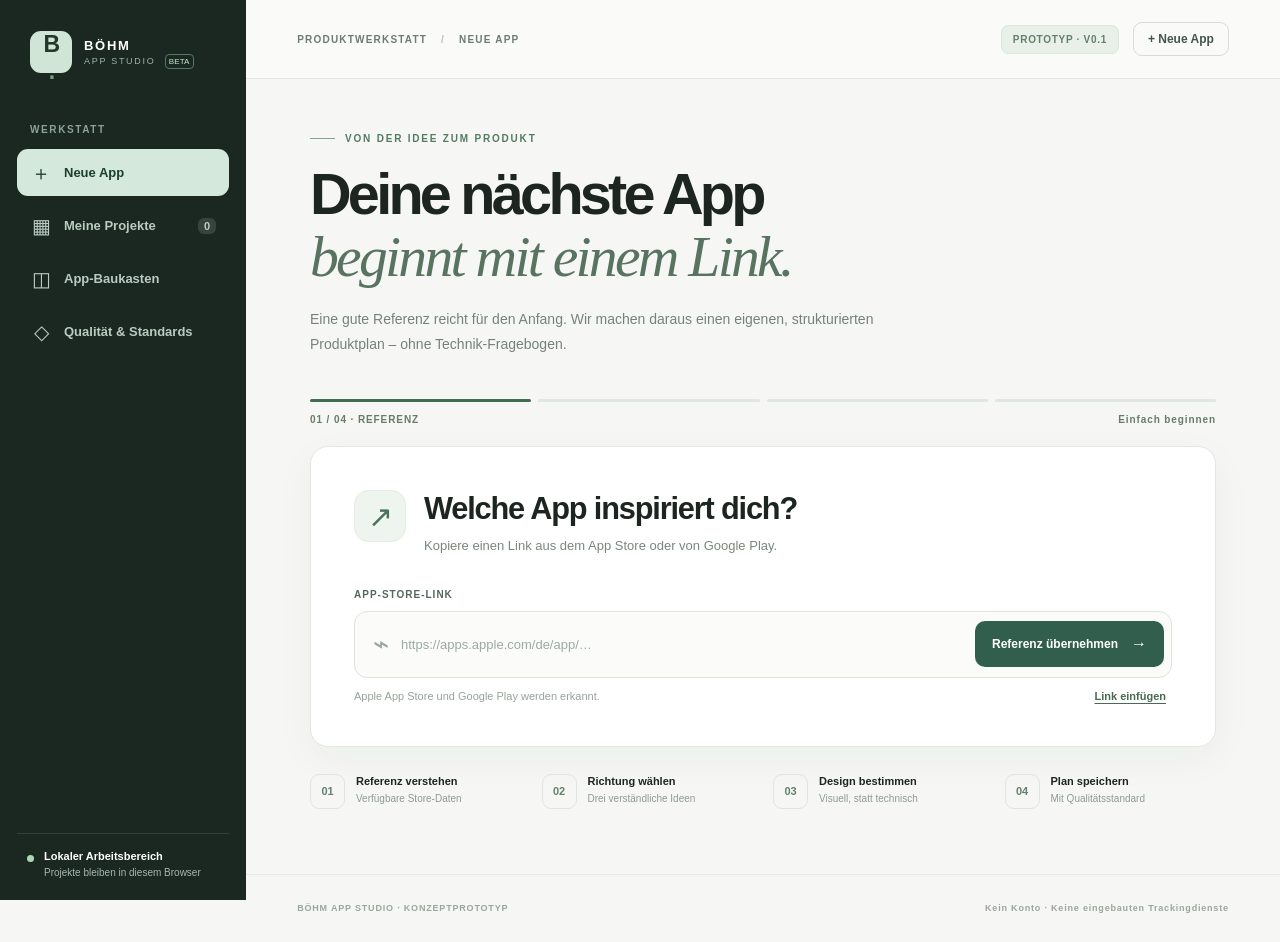
<file: app-studio/index.html>
<!doctype html>
<html lang="de">
<head>
  <meta charset="utf-8">
  <meta name="viewport" content="width=device-width, initial-scale=1, viewport-fit=cover">
  <meta name="theme-color" content="#f6f7f5">
  <meta name="robots" content="noindex,nofollow">
  <meta name="description" content="Böhm App Studio – aus einer App-Referenz einen eigenständigen, überprüfbaren Produktplan entwickeln.">
  <meta http-equiv="Content-Security-Policy" content="default-src 'self'; script-src 'self'; style-src 'self'; img-src 'self' data:; connect-src 'self' https://itunes.apple.com; object-src 'none'; base-uri 'none'; form-action 'none'; frame-ancestors 'none'">
  <meta name="referrer" content="no-referrer">
  <title>Böhm App Studio · Neue App</title>
  <link rel="stylesheet" href="./style.css">
  <script defer src="./app.js"></script>
</head>
<body>
  <div class="app-shell">
    <aside class="sidebar" aria-label="Hauptnavigation">
      <div class="brand"><div class="brand-icon" aria-hidden="true">B<span>.</span></div><div><strong>BÖHM</strong><small>APP STUDIO <span class="brand-ver">BETA</span></small></div></div>
      <div class="nav-group-label">WERKSTATT</div>
      <nav class="main-nav" id="mainNav">
        <button class="nav-link active" data-view="new" type="button"><span class="nav-icon" aria-hidden="true">＋</span>Neue App</button>
        <button class="nav-link" data-view="projects" type="button"><span class="nav-icon" aria-hidden="true">▦</span>Meine Projekte <span class="nav-count" id="navProjectCount">0</span></button>
        <button class="nav-link" data-view="modules" type="button"><span class="nav-icon" aria-hidden="true">◫</span>App-Baukasten</button>
        <button class="nav-link" data-view="quality" type="button"><span class="nav-icon" aria-hidden="true">◇</span>Qualität & Standards</button>
      </nav>
      <div class="sidebar-bottom"><span class="status-pulse"></span><div><strong>Lokaler Arbeitsbereich</strong><small>Projekte bleiben in diesem Browser</small></div></div>
    </aside>
    <div class="main-area">
      <header class="topbar"><div class="breadcrumb">PRODUKTWERKSTATT <span class="slash">/</span> <span id="breadcrumbCurrent">Neue App</span></div><div class="top-actions"><span class="top-pill">PROTOTYP · V0.1</span><button type="button" class="top-new" id="topNew">+ Neue App</button></div></header>
      <main class="content">
        <section id="view-new" class="view active">
          <div class="page-heading"><div class="eyebrow"><span class="eyebrow-line"></span> VON DER IDEE ZUM PRODUKT</div><h1>Deine nächste App<br><em>beginnt mit einem Link.</em></h1><p>Eine gute Referenz reicht für den Anfang. Wir machen daraus einen eigenen, strukturierten Produktplan – ohne Technik-Fragebogen.</p></div>
          <div class="progress-rail" aria-label="Fortschritt"><div class="progress-segment active" data-stepbar="1"></div><div class="progress-segment" data-stepbar="2"></div><div class="progress-segment" data-stepbar="3"></div><div class="progress-segment" data-stepbar="4"></div></div>
          <div class="step-caption"><span id="stepCaption">01 / 04 · REFERENZ</span><span id="stepRight">Einfach beginnen</span></div>
          <section class="step" id="step1" aria-labelledby="step1title">
            <div class="hero-panel">
              <div class="hero-header"><span class="round-glyph" aria-hidden="true">↗</span><div><h2 id="step1title">Welche App inspiriert dich?</h2><p>Kopiere einen Link aus dem App Store oder von Google Play.</p></div></div>
              <form id="importForm" novalidate><label for="storeUrl" class="input-label">APP-STORE-LINK</label><div class="url-wrap"><span class="url-icon" aria-hidden="true">⌁</span><input id="storeUrl" type="url" inputmode="url" autocomplete="url" spellcheck="false" placeholder="https://apps.apple.com/de/app/…" maxlength="2048" required aria-describedby="urlHelp"><button type="submit" id="startAnalysis" class="primary-btn">Referenz übernehmen <span aria-hidden="true">→</span></button></div><div class="field-foot"><span id="urlHelp">Apple App Store und Google Play werden erkannt.</span><button type="button" id="pasteBtn" class="text-action">Link einfügen</button></div></form>
              <div class="notice" id="importNotice" role="status" aria-live="polite" hidden></div>
              <div class="reference-card" id="referenceCard" hidden></div>
            </div>
            <div class="below-intro"><div><span class="mini-icon">01</span><strong>Referenz verstehen</strong><small>Verfügbare Store-Daten</small></div><div><span class="mini-icon">02</span><strong>Richtung wählen</strong><small>Drei verständliche Ideen</small></div><div><span class="mini-icon">03</span><strong>Design bestimmen</strong><small>Visuell, statt technisch</small></div><div><span class="mini-icon">04</span><strong>Plan speichern</strong><small>Mit Qualitätsstandard</small></div></div>
          </section>
          <section class="step" id="step2" hidden aria-labelledby="step2title"><div class="section-overline">DEINE PRODUKTRICHTUNG</div><h2 id="step2title">Was soll deine App besonders gut können?</h2><p class="step-lead">Wir haben drei Richtungen vorbereitet. Du kannst die Empfehlung direkt übernehmen.</p><div class="option-grid" id="ideaCards"></div>
            <details class="optional-details"><summary>Referenz ergänzen <span>freiwillig · falls Informationen fehlen</span></summary>
              <div class="optional-grid"><label>Bezeichnung der Beispiel-App<input id="manualAppName" type="text" placeholder="Name aus dem Store" maxlength="130"></label><label>App-Kategorie<select id="manualGenre"><option value="">Automatisch erkennen</option><option>Audio & Klang</option><option>Wohlbefinden</option><option>Lernen</option><option>Produktivität & Tools</option><option>Spiel & Interaktion</option><option>Alltag & Lifestyle</option></select></label></div>
              <label class="optional-review-label">Vorliegende Rezensionen oder Nutzerhinweise (optional, ein Hinweis je Zeile)<textarea id="manualReviews" placeholder="Hier nur Rezensionen einfügen, die du rechtmäßig verwenden darfst. Keine personenbezogenen Daten nötig." rows="3" maxlength="16000"></textarea></label>
              <p>Eigene Ergänzungen werden als manuelle Angaben gekennzeichnet. Die Rezensionen sind keine bestätigten Fehler.</p>
            </details><div class="step-actions"><button type="button" class="secondary-btn" data-back="1">← Zurück</button><button type="button" class="primary-btn" id="chooseIdea">Gestaltung auswählen <span aria-hidden="true">→</span></button></div></section>
          <section class="step" id="step3" hidden aria-labelledby="step3title"><div class="section-overline">DEINE DESIGNRICHTUNG</div><h2 id="step3title">Wie soll sich deine App anfühlen?</h2><p class="step-lead">Alle Entwürfe haben denselben Qualitätsstandard. Wähle nur die Gestaltung, die dir gefällt.</p><div class="design-grid" id="designCards"></div><div class="step-actions"><button type="button" class="secondary-btn" data-back="2">← Zurück</button><button type="button" class="primary-btn" id="chooseDesign">Produktplan erstellen <span aria-hidden="true">→</span></button></div></section>
          <section class="step" id="step4" hidden aria-labelledby="step4title"><div class="section-overline">DEIN PRODUKTPLAN</div><div class="finish-head"><div><h2 id="step4title">Ein guter Anfang. Alles Wesentliche bedacht.</h2><p class="step-lead">Der Plan verbindet deine Entscheidungen mit Aufgaben und Prüfungen. Die App selbst ist noch nicht programmiert.</p></div><span class="plan-chip">ENTWURF · V1</span></div><div class="plan-overview" id="planOverview"></div><div class="plan-detail" id="planDetail"></div><div class="final-actions"><button type="button" class="primary-btn" id="savePlan">Projekt speichern <span aria-hidden="true">→</span></button><button type="button" class="secondary-btn" id="downloadPlan">Masterplan herunterladen</button><button type="button" class="secondary-btn" id="copyPrompt">Auftrag für ChatGPT kopieren</button></div><div class="notice" id="planNotice" role="status" hidden></div><p class="footnote">Daten, Rezensionen und Quellen werden nicht erfunden. Ohne echte Build- und Store-Anbindung verwaltet dieser Prototyp ausschließlich die Planung.</p></section>
        </section>
        <section id="view-projects" class="view" hidden><div class="page-heading compact"><div class="eyebrow"><span class="eyebrow-line"></span> DEINE APP-SAMMLUNG</div><h1>Meine Projekte<span class="heading-dot">.</span></h1><p>Deine Entwürfe sind nur in diesem Browser gespeichert. Für einen Gerätewechsel exportiere die Projektdatei.</p></div><div class="projects-toolbar"><button type="button" id="exportAll" class="secondary-btn">Alle Projekte exportieren</button><label class="secondary-btn file-label" for="importAll">Projektdatei importieren</label><input id="importAll" type="file" accept="application/json,.json" hidden><button type="button" id="clearAll" class="danger-btn">Lokale Daten löschen</button></div><div class="pilot-invite"><div><span class="pilot-kicker">PILOTPROJEKT · REFERENZ MOODISTORY</span><strong>Stimmungskalender – Gefühle ohne Bewertung</strong><p>Vorbereiteter Masterplan, Design-Vorschau und dokumentierter Entwicklungsstand. Die echten App-Store-Builds stehen noch aus.</p></div><div class="pilot-invite-actions"><button type="button" class="primary-btn" id="pilotImport">Pilotprojekt übernehmen</button><a class="secondary-btn" href="https://matthiasboehm247.github.io/stimmungskalender-demo/" target="_blank" rel="noopener noreferrer">Design-Vorschau ansehen ↗</a></div></div><div id="projectList" class="project-list"></div></section>
        <section id="view-modules" class="view" hidden><div class="page-heading compact"><div class="eyebrow"><span class="eyebrow-line"></span> DIE GEMEINSAME BASIS</div><h1>App-Baukasten<span class="heading-dot">.</span></h1><p>Gemeinsame Standards statt jedes Projekt von vorn zu beginnen. Dies ist derzeit eine Planungsübersicht, keine installierte Modulbibliothek.</p></div><div class="module-grid" id="moduleList"></div></section>
        <section id="view-quality" class="view" hidden><div class="page-heading compact"><div class="eyebrow"><span class="eyebrow-line"></span> NICHTS WICHTIGES VERGESSEN</div><h1>Qualitätsstandard<span class="heading-dot">.</span></h1><p>Bei jedem Produktplan wird die gleiche Grundlage berücksichtigt. Eine erfolgreiche Prüfung kann erst nach realer Umsetzung gemeldet werden.</p></div><div class="quality-list" id="qualityList"></div></section>
      </main>
      <footer class="app-footer"><span>BÖHM APP STUDIO · KONZEPTPROTOTYP</span><span>Kein Konto · Keine eingebauten Trackingdienste</span></footer>
    </div>
  </div>
  <dialog id="modal"><div class="dialog-inner"><button type="button" id="closeModal" class="dialog-close" aria-label="Schließen">×</button><h2 id="modalTitle">Hinweis</h2><p id="modalText"></p><textarea id="modalTextarea" rows="9" readonly hidden></textarea><div class="modal-actions"><button type="button" id="modalCancel" class="secondary-btn">Abbrechen</button><button type="button" id="modalConfirm" class="primary-btn">Bestätigen</button></div></div></dialog>
</body>
</html>
</file>
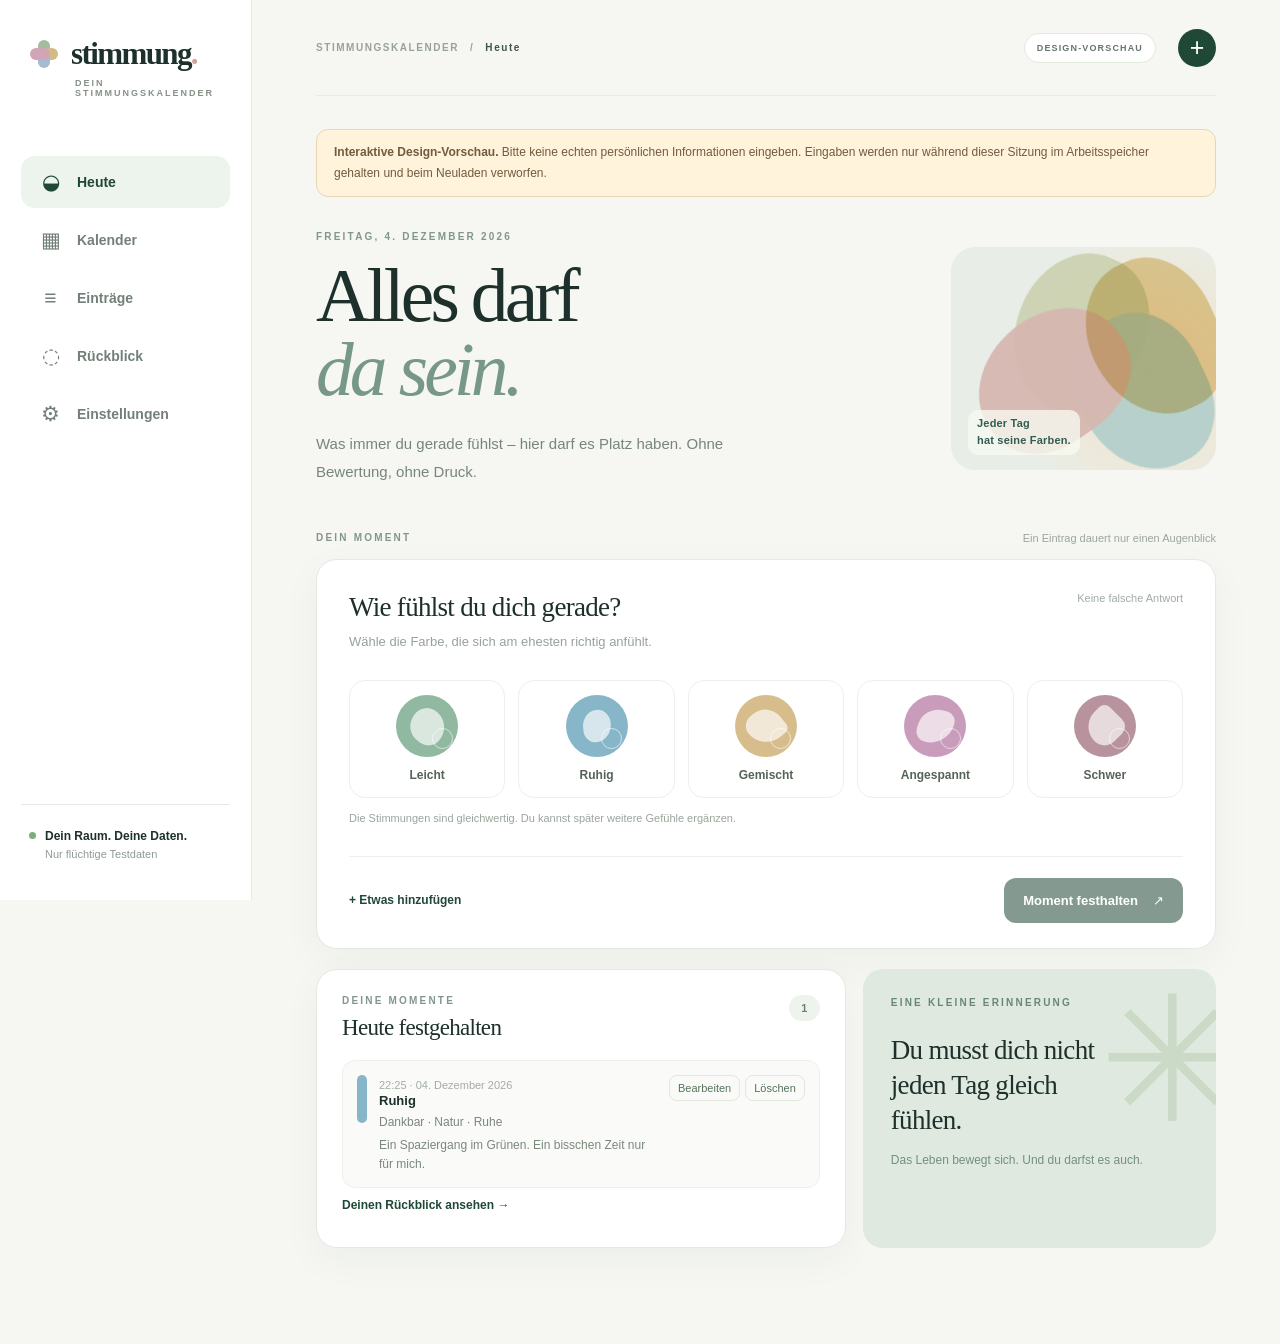
<file: stimmungskalender-demo/index.html>
<!doctype html>
<html lang="de">
<head>
  <meta charset="utf-8">
  <meta name="viewport" content="width=device-width, initial-scale=1,viewport-fit=cover">
  <meta name="theme-color" content="#f6f7f2">
  <meta name="description" content="Stimmungskalender: Ein stiller Ort für alles, was du fühlst. Ohne Konto, ohne Werbung und mit privater Speicherung auf deinem Gerät.">
  <meta name="robots" content="noindex,nofollow">
  <meta http-equiv="Content-Security-Policy" content="default-src 'none'; script-src 'sha256-QydaZ4UU3v1EkD2CKKhoeBkndJtwDl7FYiYbFy59RAI='; style-src 'unsafe-inline'; img-src data: blob:; media-src data: blob:; base-uri 'none'; frame-src 'none'; object-src 'none'; connect-src 'none'; form-action 'none'">
  <meta name="color-scheme" content="light">
  <link rel="icon" type="image/svg+xml" href="data:image/svg+xml,%3Csvg%20xmlns%3D%22http%3A//www.w3.org/2000/svg%22%20viewBox%3D%220%200%20192%20192%22%3E%3Crect%20width%3D%22192%22%20height%3D%22192%22%20rx%3D%2243%22%20fill%3D%22%231d4035%22/%3E%3Cg%20opacity%3D%22.98%22%3E%3Cellipse%20cx%3D%2296%22%20cy%3D%2269%22%20rx%3D%2226%22%20ry%3D%2241%22%20fill%3D%22%23d5b67b%22/%3E%3Cellipse%20cx%3D%22123%22%20cy%3D%2294%22%20rx%3D%2227%22%20ry%3D%2242%22%20fill%3D%22%23cc9fa4%22%20transform%3D%22rotate%2872%20123%2094%29%22/%3E%3Cellipse%20cx%3D%22112%22%20cy%3D%22126%22%20rx%3D%2227%22%20ry%3D%2242%22%20fill%3D%22%239dbaae%22%20transform%3D%22rotate%28144%20112%20126%29%22/%3E%3Cellipse%20cx%3D%2279%22%20cy%3D%22126%22%20rx%3D%2227%22%20ry%3D%2242%22%20fill%3D%22%2397b5c3%22%20transform%3D%22rotate%28216%2079%20126%29%22/%3E%3Cellipse%20cx%3D%2269%22%20cy%3D%2292%22%20rx%3D%2227%22%20ry%3D%2242%22%20fill%3D%22%23c1aa82%22%20transform%3D%22rotate%28288%2069%2092%29%22/%3E%3C/g%3E%3Ccircle%20cx%3D%2296%22%20cy%3D%2296%22%20r%3D%2223%22%20fill%3D%22%23faf6ed%22/%3E%3C/svg%3E%0A">
  <style>:root{--ink:#1d302b;--green:#204837;--green2:#2e6350;--muted:#75817b;--soft:#eef2ec;--line:#e4e9e3;--paper:#fff;--page:#f6f7f2;--cream:#fcfaf5;--rose:#c69fa8;--blue:#8eb5c2;--gold:#d6bb88;--sage:#99bcac;--lilac:#aaa0c5;--shadow:0 12px 40px rgba(27,54,39,.045);font-family:Inter,-apple-system,BlinkMacSystemFont,"Segoe UI",Arial,sans-serif;font-synthesis:none;color:var(--ink)}*{box-sizing:border-box}html{scroll-behavior:smooth;scroll-padding-top:82px}body{margin:0;background:var(--page);min-height:100vh}button,input,textarea{font:inherit}button{cursor:pointer}button:disabled{opacity:.55;cursor:not-allowed}button:focus-visible,input:focus-visible,textarea:focus-visible,a:focus-visible{outline:3px solid #6f9cc7;outline-offset:3px}input,textarea{color:var(--ink)}input::placeholder,textarea::placeholder{color:#a1aaa3}a{color:inherit}.skip-link{position:absolute;left:8px;top:-80px;background:var(--green);color:white;padding:12px;z-index:300}.skip-link:focus{top:8px}.sr-only{position:absolute;width:1px;height:1px;padding:0;overflow:hidden;clip:rect(0,0,0,0);white-space:nowrap;border:0}[hidden]{display:none!important}.app-shell{display:grid;grid-template-columns:252px minmax(0,1fr);max-width:1700px;margin:auto;min-height:100vh}.sidebar{background:#fff;border-right:1px solid var(--line);padding:36px 21px;display:flex;flex-direction:column;position:sticky;top:0;height:100dvh}.brand{display:flex;align-items:center;gap:12px;text-decoration:none;padding:0 8px}.brand-word{font-family:Georgia,'Times New Roman',serif;font-size:31px;letter-spacing:-1.6px;font-weight:bold}.brand-dot{color:#d39f94}.brand-mark{height:30px;width:30px;position:relative;display:block}.brand-mark i{display:block;position:absolute;border-radius:20px;width:12px;height:20px;left:9px;top:1px;transform-origin:center 14px;background:#a4bc9e}.brand-mark i:nth-child(2){transform:rotate(90deg);background:#d1bb86}.brand-mark i:nth-child(3){transform:rotate(180deg);background:#a6bad2}.brand-mark i:nth-child(4){transform:rotate(270deg);background:#d1a5b5}.brand-subline{color:#859187;font-weight:700;letter-spacing:2px;font-size:9px;margin:6px 0 58px 54px}.side-nav{display:grid;gap:6px}.nav-item{border:0;background:transparent;color:#738078;text-align:left;padding:14px 18px;font-size:14px;font-weight:560;border-radius:14px;display:flex;align-items:center;gap:15px;min-height:49px}.nav-item:hover{background:#f6f8f4}.nav-item.active{color:var(--green);background:#edf3ed;font-weight:750}.nav-icon{font-size:21px;width:23px;text-align:center}.sidebar-footer{margin-top:auto;border-top:1px solid var(--line);padding:22px 8px 0;display:flex;gap:9px;align-items:flex-start;font-weight:650;font-size:12px;line-height:1.55}.privacy-dot{width:7px;height:7px;border-radius:100%;background:#79af7c;margin-top:5px}.sidebar-footer small{font-size:11px;color:#8f9b94;font-weight:400}.main{min-width:0;padding:0 clamp(20px,5vw,86px) 96px}.topbar{height:96px;display:flex;align-items:center;justify-content:space-between;border-bottom:1px solid #e8ebe5;margin-bottom:43px}.topbar-breadcrumb{font-size:10px;font-weight:800;color:#98a29b;letter-spacing:1.55px;display:flex;align-items:center;gap:11px}.topbar-breadcrumb strong{color:#40554a}.topbar-right{display:flex;align-items:center;gap:22px}.beta-pill{font-weight:750;font-size:9px;letter-spacing:1.15px;color:#64776c;border:1px solid #e1e9dd;background:white;border-radius:50px;padding:9px 12px}.circle-action{width:38px;height:38px;border-radius:50%;border:0;background:var(--green);color:#fff;font-size:25px;line-height:1;display:grid;place-items:center}.circle-action:hover,.primary-btn:hover{background:#315c48}.view{animation:appear .24s ease}.view:not(.active){display:none}@keyframes appear{from{opacity:.65;transform:translateY(3px)}to{opacity:1;transform:translateY(0)}}.intro-grid{display:grid;grid-template-columns:minmax(0,1fr) 265px;gap:25px;align-items:center;margin-bottom:46px}.eyebrow{font-size:10px;font-weight:800;letter-spacing:2.2px;color:#82978c;margin:0 0 17px;text-transform:uppercase}.intro-copy h1,.page-heading h1{font-family:Georgia,'Times New Roman',serif;font-size:clamp(54px,5.9vw,92px);font-weight:400;line-height:.98;letter-spacing:-3.9px;margin:0 0 23px}.intro-copy h1 em,.page-heading h1 em{font-weight:400;color:#779787}.lead{font-size:15px;line-height:1.85;color:#77867b;max-width:475px;margin:0}.intro-art{border-radius:24px;background:#e8eee7;min-height:223px;position:relative;overflow:hidden;isolation:isolate}.intro-art:before{content:"";position:absolute;inset:0;background:radial-gradient(circle at 75% 55%,#f6dfc3 0%,transparent 63%);z-index:-1}.intro-art .orb{position:absolute;width:128px;height:160px;border-radius:55% 52% 47% 60%;opacity:.94;filter:blur(.2px)}.orb-one{background:#cbd2b1;top:5px;left:65px;transform:rotate(24deg)}.orb-two{background:#b4cfca;top:65px;left:128px;transform:rotate(-25deg)}.orb-three{background:#d6b7b0;top:52px;left:38px;transform:rotate(55deg)}.orb-four{background:#e8d39d;top:10px;left:139px;transform:rotate(-25deg);mix-blend-mode:multiply}.intro-art span{position:absolute;bottom:15px;left:17px;font-size:11px;font-weight:650;color:#335c50;line-height:1.6;letter-spacing:.2px;background:#f8faf2c9;padding:5px 9px;border-radius:10px}.section-label-row{display:flex;justify-content:space-between;align-items:center;gap:14px;margin-bottom:15px}.section-label-row .eyebrow{margin-bottom:0}.soft-small{font-size:11px;color:#9aa59f}.mood-panel,.content-panel,.mini-card{border:1px solid var(--line);background:#fff;border-radius:21px;box-shadow:var(--shadow)}.mood-panel{padding:32px 32px 25px}.panel-title-row{display:flex;justify-content:space-between;align-items:start;gap:20px}.panel-title-row h2,.card-head h2,.content-panel h2{font-family:Georgia,'Times New Roman',serif;letter-spacing:-.7px;font-size:27px;font-weight:400;margin:0}.panel-title-row p{font-size:13px;color:#97a299;margin:9px 0 0;line-height:1.5}.tiny-asterisk{color:#a0aba3;font-size:11px}.mood-grid{display:grid;grid-template-columns:repeat(5,minmax(0,1fr));gap:13px;margin:29px 0 12px}.mood-choice{padding:14px 3px 15px;border:1.5px solid #edf0e9;background:#fff;border-radius:16px;min-width:0;display:flex;align-items:center;flex-direction:column;gap:11px;transition:all .16s ease}.mood-choice:hover{border-color:#b0c5b7;transform:translateY(-2px)}.mood-choice.selected{border-color:var(--green);background:#f3f7f0;box-shadow:0 0 0 2px #e1ecdc}.mood-symbol{height:62px;width:62px;border-radius:100%;display:grid;place-items:center;position:relative;overflow:hidden}.mood-symbol:before{content:"";width:35px;height:35px;background:#ffffffa8;border-radius:48% 62% 44% 57%;transform:rotate(34deg);position:absolute}.mood-symbol:after{content:"";width:19px;height:19px;border:1.5px solid #ffffff95;border-radius:100%;position:absolute;transform:translate(15px,12px)}.mood-choice:nth-child(2) .mood-symbol:before{transform:rotate(83deg);width:32px;height:28px}.mood-choice:nth-child(3) .mood-symbol:before{transform:rotate(140deg);border-radius:22% 78% 42% 65%}.mood-choice:nth-child(4) .mood-symbol:before{transform:rotate(15deg);border-radius:68% 32% 80% 34%}.mood-choice:nth-child(5) .mood-symbol:before{transform:rotate(45deg);border-radius:33% 44% 60% 90%}.mood-choice span:last-child{font-size:12px;font-weight:680;white-space:nowrap;color:#566358}.inline-hint{margin:0;color:#9ba59c;font-size:11px;line-height:1.5}.checkin-actions{display:flex;align-items:center;justify-content:space-between;gap:14px;border-top:1px solid #edf0ec;margin-top:29px;padding-top:21px}.link-quiet,.text-action{border:0;color:var(--green);font-size:12px;font-weight:740;background:none;padding:10px 0}.link-quiet:hover,.text-action:hover{text-decoration:underline}.primary-btn{border:0;background:var(--green);color:white;border-radius:12px;display:inline-flex;align-items:center;justify-content:center;gap:15px;min-height:45px;padding:12px 19px;font-size:13px;font-weight:730}.details-panel{border-top:1px solid var(--line);margin-top:24px;padding-top:20px}.field-block{margin:14px 0 27px}.field-label{font-size:13px;font-weight:760;display:block;margin-bottom:12px}.field-label span{font-size:11px;color:#a1aaa3;font-weight:400;margin-left:5px}.chip-row{display:flex;gap:8px;flex-wrap:wrap}.chip{border:1px solid #e1e7df;background:white;border-radius:99px;color:#66776a;padding:9px 13px;font-size:12px;font-weight:580;min-height:37px}.chip:hover{background:#eef3ed}.chip.selected{background:#e9f1e8;border-color:#85aa96;color:#285d43}.inline-input{display:flex;align-items:center;max-width:430px;border-bottom:1px solid #e4e9e2;margin-top:13px}.inline-input input{flex:1;min-width:0;border:0;outline:0;padding:9px 0;font-size:13px}textarea{width:100%;border:1px solid #e0e8df;border-radius:13px;padding:15px;background:#fbfcfa;font-size:13px;resize:vertical;min-height:94px;line-height:1.7}.under-field{display:flex;justify-content:space-between;gap:12px;color:#9aa79d;margin-top:6px}.muted-detail{font-size:12px;color:#91a096;line-height:1.75}.media-row{display:flex;align-items:center;justify-content:space-between;gap:16px}.media-controls{display:flex;gap:8px;flex-wrap:wrap}.outline-btn,.danger-btn{min-height:41px;border-radius:10px;padding:9px 14px;font-size:12px;font-weight:720;display:inline-flex;align-items:center;justify-content:center;gap:8px;white-space:nowrap;background:#fff;border:1px solid #dce5dc;color:#315b45;cursor:pointer}.outline-btn:hover{background:#f1f5ef}.danger-btn{border-color:#ead6d3;color:#994b4a}.danger-btn:hover{background:#fff3f1}.photo-preview,.audio-preview{margin:10px 0 18px;display:flex;align-items:center;gap:12px;font-size:12px;color:#65786a}.photo-preview img{max-height:140px;max-width:170px;border-radius:12px;object-fit:cover}.notice{font-size:12px;margin:20px 0 0;padding:12px;border-radius:9px;color:#285744;background:#ecf4e9}.notice.error{color:#843e3c;background:#fff0eb}.today-bottom{display:grid;grid-template-columns:minmax(0,1.5fr) minmax(190px,1fr);gap:17px;margin-top:20px}.mini-card{padding:25px}.card-head{display:flex;align-items:flex-start;justify-content:space-between;gap:12px}.card-head .eyebrow{margin-bottom:9px}.card-head h2{font-size:23px}.counter{border-radius:50px;background:#eff3ed;color:#6b8273;font-weight:740;font-size:11px;min-width:31px;min-height:26px;display:grid;place-items:center;padding:0 7px}.mini-entries{display:grid;gap:10px;margin-top:19px}.empty-state{font-size:13px;color:#a0a9a0;padding:18px 0;line-height:1.7}.entry-row{display:flex;align-items:flex-start;gap:12px;background:#fafbf8;padding:14px;border-radius:13px;border:1px solid #edf0e9}.entry-swatch{flex:0 0 10px;width:10px;min-height:48px;border-radius:10px}.entry-row-main{flex:1;min-width:0}.entry-row-main b{display:block;font-size:13px;margin-bottom:5px}.entry-row-main p{font-size:12px;color:#7a877d;line-height:1.55;margin:5px 0 0;overflow-wrap:anywhere;white-space:pre-wrap}.entry-row-main .meta{font-size:11px;color:#a2aca2;margin-bottom:3px}.entry-row-actions{display:flex;gap:5px;flex-wrap:wrap}.small-btn{background:transparent;border:1px solid #e2e8de;border-radius:8px;color:#54735b;font-size:11px;padding:6px 8px}.small-btn:hover{background:#e5eee3}.entry-photo{max-height:86px;max-width:140px;object-fit:cover;border-radius:8px;margin-top:10px}.entry-audio{width:min(220px,100%);height:34px;margin-top:8px}.note-card{border-radius:20px;background:#dfe9df;padding:28px;display:flex;flex-direction:column;align-items:flex-start;min-height:245px;position:relative;overflow:hidden}.note-card .eyebrow{color:#698777;position:relative;z-index:2}.note-card p{font:400 27px/1.3 Georgia,'Times New Roman',serif;max-width:240px;letter-spacing:-.7px;margin:8px 0 12px;position:relative;z-index:2}.note-card>span:last-child{font-size:12px;color:#739080;line-height:1.7;position:relative;z-index:2}.note-flower{font-size:175px;color:#cadac7;position:absolute;right:-30px;top:4px;line-height:1;user-select:none}.page-heading{margin-bottom:35px}.page-heading h1{font-size:clamp(53px,6vw,80px)}.content-panel{padding:28px;margin-bottom:20px}.calendar-toolbar{display:flex;align-items:center;justify-content:space-between;gap:20px;margin-bottom:25px}.segmented{background:#f2f5ef;border-radius:11px;padding:4px;display:inline-flex;gap:3px}.segment{border:0;background:transparent;padding:10px 14px;font-size:12px;font-weight:750;color:#8b9b8e;border-radius:8px}.segment.active{background:white;color:var(--green);box-shadow:0 2px 6px #0000000a}.calendar-nav{display:flex;gap:15px;align-items:center}.calendar-nav button{background:white;border:1px solid #e7ece5;border-radius:10px;width:33px;height:33px;color:#647c6b;font-size:26px;display:grid;place-items:center;line-height:1}.calendar-nav strong{min-width:140px;text-align:center;font-size:14px;font-weight:720}.month-weekdays,.month-days{display:grid;grid-template-columns:repeat(7,minmax(0,1fr));gap:8px}.month-weekdays{margin-bottom:10px}.month-weekdays span{text-align:center;font-size:11px;font-weight:760;color:#9ca99e;padding:8px}.day-cell{height:70px;min-width:0;border:1px solid #edf0ea;background:#fbfcf9;border-radius:12px;display:flex;flex-direction:column;align-items:center;justify-content:center;gap:5px;color:#536558;font-size:13px;font-weight:670}.day-cell:hover{background:#f1f6ee}.day-cell.other-month{opacity:.24;pointer-events:none}.day-cell.selected{outline:2px solid #2e644d;outline-offset:1px}.day-cell.today:not(.selected){border-color:#a5c1a8}.day-moods{display:flex;gap:2px;max-width:calc(100% - 8px);overflow:hidden}.day-moods i{width:8px;height:8px;border-radius:3px;display:block;flex-shrink:0}.year-grid{display:grid;grid-template-columns:repeat(3,minmax(0,1fr));gap:16px}.year-month{border:1px solid #e7eee6;padding:14px;border-radius:12px}.year-month h3{margin:0 0 12px;font-size:12px;color:#668575}.pixel-grid{display:grid;grid-template-columns:repeat(7,minmax(0,1fr));gap:4px}.pixel{aspect-ratio:1;border:0;background:#f0f3ed;border-radius:4px;min-width:0;padding:0}.pixel.has-entry:hover{outline:2px solid var(--green)}.pixel.empty-pad{background:transparent;pointer-events:none}.pixel.active-day{outline:2px solid var(--green);outline-offset:1px}.calendar-legend{display:flex;flex-wrap:wrap;gap:13px;margin-top:23px;padding-top:20px;border-top:1px solid var(--line)}.legend-item{display:flex;align-items:center;gap:6px;color:#788b7d;font-size:11px}.legend-dot{width:9px;height:9px;border-radius:50%}.selected-day .mini-entries{margin-top:18px}.search-head{display:flex;align-items:center;gap:14px;margin-bottom:17px}.search-input{width:100%;border:1px solid #e1e9e1;border-radius:11px;background:#fcfdfb;padding:15px 16px;font-size:13px}.entry-list{display:grid;gap:9px}.entry-list .entry-row{padding:16px}.stats-grid{display:grid;grid-template-columns:repeat(3,minmax(0,1fr));gap:15px;margin-bottom:20px}.stat-card{border:1px solid var(--line);background:#fff;padding:22px 25px;border-radius:19px;min-height:148px}.stat-card .eyebrow{margin-bottom:20px}.stat-card strong{font:400 43px Georgia,'Times New Roman',serif;display:block;line-height:1}.stat-card small{display:block;margin-top:10px;color:#93a39a;font-size:12px}.insights-panel .card-head{margin-bottom:24px}.bar-row{display:grid;grid-template-columns:100px minmax(0,1fr) 40px;gap:14px;align-items:center;margin:15px 0}.bar-label{font-size:12px;font-weight:700}.bar-track{height:12px;background:#f0f3ed;border-radius:20px;overflow:hidden}.bar-fill{height:100%;border-radius:20px}.bar-count{font-size:12px;color:#7a8a80;text-align:right}.reflection-panel{background:#e7eee5;border:none;padding:30px}.reflection-panel h2{max-width:650px;font-size:27px}.reflection-panel p:last-child{font-size:13px;color:#85988a}.settings-panel{padding:6px 27px}.settings-block{display:flex;justify-content:space-between;gap:25px;align-items:center;padding:28px 0;border-bottom:1px solid #e9eee8}.settings-block:last-child{border-bottom:0}.settings-block>div:first-child{max-width:650px}.settings-block h3{font-size:15px;margin:0 0 10px}.settings-block h2{margin-bottom:8px}.settings-block p{color:#87958a;line-height:1.75;font-size:12px;margin:7px 0;max-width:650px}.settings-block .eyebrow{margin-bottom:12px}.settings-block .warn-box{border-left:3px solid #bda36d;padding:8px 11px;background:#fbfaf4;color:#826c43;margin-top:15px}.data-icon{width:70px;height:70px;display:grid;place-items:center;background:#e4eee2;color:#74957b;border-radius:50%;font-size:38px;flex-shrink:0}.about-note{font-size:11px;color:#a1ada2;margin:25px 0}.bottom-nav{display:none}.app-modal{border:0;border-radius:22px;padding:0;width:min(460px,calc(100% - 26px));max-height:85dvh;overflow-y:auto;box-shadow:0 30px 100px #132f2850;background:#fff}.app-modal::backdrop{background:#14271e8a;backdrop-filter:blur(2px)}.modal-content{padding:30px}.modal-x{float:right;border:0;background:#f1f4ef;border-radius:50%;width:32px;height:32px;font-size:23px;color:#657668}.modal-content h2{font:400 29px Georgia,'Times New Roman',serif;margin:12px 0}.modal-content p:not(.eyebrow){font-size:13px;line-height:1.7;color:#78867b}.modal-content label{font-size:12px;font-weight:730;display:block;margin:15px 0 6px}.modal-content input{width:100%;border:1px solid #e1e9e1;border-radius:10px;padding:13px}.modal-actions{display:flex;justify-content:flex-end;gap:10px;margin-top:24px}.modal-extra-message{font-size:12px;line-height:1.6;color:#9e564c}.modal-extra-message.error{color:#a44041}.modal-radio{display:block;margin:10px 0;line-height:1.6}.modal-radio input{width:auto;margin-right:8px}.toast{position:fixed;bottom:25px;left:50%;transform:translateX(-50%);background:var(--green);color:white;border-radius:13px;padding:13px 20px;font-size:13px;box-shadow:0 8px 30px #152b1d50;z-index:300;max-width:calc(100% - 40px)}@media(max-width:1140px){.main{padding:0 35px 100px}.intro-grid{grid-template-columns:minmax(0,1fr) 210px}.intro-art{min-height:200px}.sidebar{width:230px}.app-shell{grid-template-columns:230px minmax(0,1fr)}.mood-panel{padding:25px}.mood-grid{gap:7px}.mood-symbol{width:51px;height:51px}.today-bottom{grid-template-columns:1fr}}@media(max-width:820px){.app-shell{display:block}.sidebar{display:none}.main{padding:0 20px 110px}.topbar{height:73px;margin-bottom:28px}.topbar-breadcrumb{letter-spacing:1.05px}.topbar-right{gap:10px}.intro-grid{grid-template-columns:1fr 132px;gap:12px;margin-bottom:33px}.intro-copy h1,.page-heading h1{font-size:clamp(49px,7vw,74px);letter-spacing:-2.7px}.intro-art{min-height:165px}.intro-art .orb{transform:scale(.7);transform-origin:center}.intro-art span{font-size:9px;left:5px;bottom:5px}.bottom-nav{display:flex;position:fixed;bottom:0;left:0;right:0;justify-content:space-around;align-items:center;padding:9px 6px calc(11px + env(safe-area-inset-bottom));background:#fffffff4;border-top:1px solid #e3ebe1;z-index:100;backdrop-filter:blur(16px)}.mobile-nav{border:0;background:none;color:#849087;font-size:10px;font-weight:720;display:flex;flex-direction:column;gap:3px;min-width:48px;align-items:center}.mobile-nav span{font-size:20px;line-height:26px}.mobile-nav.active{color:var(--green)}.mobile-nav.mobile-plus{color:white;min-width:44px}.mobile-plus span{background:var(--green);width:44px;height:44px;display:grid;place-items:center;border-radius:50%;font-size:26px;line-height:1;transform:translateY(-11px);box-shadow:0 4px 17px #2b59472e}.toast{bottom:94px}.page-heading{margin-bottom:25px}}@media(max-width:560px){.main{padding:0 16px 112px}.topbar{height:69px}.topbar-breadcrumb{font-size:9px;letter-spacing:.7px;gap:6px}.beta-pill{font-size:8px;padding:8px}.circle-action{width:34px;height:34px}.intro-grid{display:block;position:relative;margin:10px 0 38px}.intro-copy{position:relative;z-index:2}.intro-copy h1{font-size:63px;margin-bottom:16px}.intro-copy .lead{max-width:305px;font-size:13px;line-height:1.75}.intro-art{position:absolute;right:-10px;top:0;width:135px;height:135px;min-height:135px;opacity:.5;border-radius:50%;z-index:0}.intro-art span{display:none}.intro-art .orb{top:0;left:5px}.section-label-row .soft-small,.tiny-asterisk{display:none}.mood-panel{padding:20px 13px 16px;border-radius:17px}.panel-title-row{padding:0 4px}.panel-title-row h2{font-size:22px}.panel-title-row p{font-size:12px}.mood-grid{gap:5px;margin:24px 0 11px}.mood-choice{padding:12px 1px 11px;border-radius:12px;gap:9px}.mood-symbol{width:42px;height:42px}.mood-symbol:before{transform:scale(.8);}.mood-choice span:last-child{font-size:9.5px;font-weight:730;letter-spacing:-.1px}.inline-hint{font-size:10px;margin:0 4px}.checkin-actions{padding-top:16px;margin-top:20px}.checkin-actions .primary-btn{font-size:11px;padding:9px 12px;min-height:42px;gap:7px}.checkin-actions .link-quiet{font-size:11px}.field-block{margin:15px 0 20px}.media-row{display:block}.media-controls{margin-top:14px}.today-bottom{gap:15px}.mini-card{padding:20px}.note-card{min-height:198px;padding:23px}.note-card p{max-width:290px}.page-heading h1{font-size:57px}.content-panel{padding:15px;border-radius:17px}.calendar-toolbar{gap:10px;flex-wrap:wrap}.calendar-nav{gap:8px}.calendar-nav strong{min-width:110px;font-size:12px}.month-weekdays,.month-days{gap:4px}.day-cell{height:50px;border-radius:8px;font-size:12px}.day-moods i{width:5px;height:6px}.year-grid{grid-template-columns:repeat(2,minmax(0,1fr));gap:8px}.year-month{padding:8px}.pixel-grid{gap:2px}.pixel{border-radius:2px}.stats-grid{gap:7px}.stat-card{padding:17px 11px;min-height:120px}.stat-card .eyebrow{font-size:8px;letter-spacing:1px;margin-bottom:16px}.stat-card strong{font-size:37px}.stat-card small{font-size:10px}.bar-row{grid-template-columns:75px minmax(0,1fr) 28px;gap:7px}.settings-block{flex-direction:column;align-items:flex-start;gap:12px;padding:22px 0}.settings-block .outline-btn,.settings-block .danger-btn{align-self:flex-start}.data-icon{display:none}.modal-content{padding:22px}.entry-row{padding:10px;gap:7px}.entry-row-actions{flex-direction:column}.entry-row .small-btn{font-size:10px}}@media(prefers-reduced-motion:reduce){*,*:before,*:after{scroll-behavior:auto!important;transition:none!important;animation:none!important}}

.demo-banner{font-size:12px;line-height:1.75;color:#725b3f;background:#fff3dc;border:1px solid #e8d6b3;border-radius:12px;padding:12px 17px;margin:-10px 0 34px}.demo-banner strong{font-weight:760}@media(max-width:820px){.demo-banner{font-size:11px;margin:-12px 0 25px;padding:10px 13px}}
</style>
  <title>Stimmungskalender · Interaktive Design-Vorschau</title>
</head>
<body>
  <a class="skip-link" href="#content">Zum Inhalt springen</a>
  <div class="app-shell" id="appShell">
    <aside class="sidebar" aria-label="Hauptnavigation">
      <a class="brand" href="#heute" aria-label="Stimmungskalender – Startseite">
        <span class="brand-mark" aria-hidden="true"><i></i><i></i><i></i><i></i></span>
        <span class="brand-word">stimmung<span class="brand-dot">.</span></span>
      </a>
      <span class="brand-subline">DEIN STIMMUNGSKALENDER</span>
      <nav class="side-nav" aria-label="Bereiche">
        <button type="button" class="nav-item active" data-view="heute" aria-current="page"><span class="nav-icon" aria-hidden="true">◒</span> Heute</button>
        <button type="button" class="nav-item" data-view="kalender"><span class="nav-icon" aria-hidden="true">▦</span> Kalender</button>
        <button type="button" class="nav-item" data-view="eintraege"><span class="nav-icon" aria-hidden="true">≡</span> Einträge</button>
        <button type="button" class="nav-item" data-view="rueckblick"><span class="nav-icon" aria-hidden="true">◌</span> Rückblick</button>
        <button type="button" class="nav-item" data-view="einstellungen"><span class="nav-icon" aria-hidden="true">⚙</span> Einstellungen</button>
      </nav>
      <div class="sidebar-footer"><div class="privacy-dot"></div><span>Dein Raum. Deine Daten.<br><small>Nur flüchtige Testdaten</small></span></div>
    </aside>
    <main id="content" class="main" tabindex="-1">
      <header class="topbar">
        <div class="topbar-breadcrumb">STIMMUNGSKALENDER <span aria-hidden="true">/</span> <strong id="topbarTitle">Heute</strong></div>
        <div class="topbar-right"><span class="beta-pill">DESIGN-VORSCHAU</span><button type="button" class="circle-action" id="topNewEntry" aria-label="Neuen Eintrag erstellen" title="Neuer Eintrag">+</button></div>
      </header>
      <div class="demo-banner" role="note"><strong>Interaktive Design-Vorschau.</strong> Bitte keine echten persönlichen Informationen eingeben. Eingaben werden nur während dieser Sitzung im Arbeitsspeicher gehalten und beim Neuladen verworfen.</div>
      <section id="view-heute" class="view active" aria-labelledby="todayTitle">
        <div class="intro-grid">
          <div class="intro-copy"><p class="eyebrow" id="todayDate">HEUTE</p><h1 id="todayTitle">Alles darf<br><em>da sein.</em></h1><p class="lead">Was immer du gerade fühlst – hier darf es Platz haben. Ohne Bewertung, ohne Druck.</p></div>
          <div class="intro-art" aria-hidden="true"><div class="orb orb-one"></div><div class="orb orb-two"></div><div class="orb orb-three"></div><div class="orb orb-four"></div><span>Jeder Tag<br>hat seine Farben.</span></div>
        </div>
        <div class="section-label-row"><span class="eyebrow">DEIN MOMENT</span><span class="soft-small">Ein Eintrag dauert nur einen Augenblick</span></div>
        <section class="mood-panel" aria-labelledby="moodTitle">
          <div class="panel-title-row"><div><h2 id="moodTitle">Wie fühlst du dich gerade?</h2><p>Wähle die Farbe, die sich am ehesten richtig anfühlt.</p></div><span class="tiny-asterisk">Keine falsche Antwort</span></div>
          <div class="mood-grid" id="moodChoices" role="group" aria-label="Grundstimmung auswählen"></div>
          <p class="inline-hint" id="moodHint">Die Stimmungen sind gleichwertig. Du kannst später weitere Gefühle ergänzen.</p>
          <div class="checkin-actions"><button type="button" class="link-quiet" id="detailsToggle" aria-expanded="false" aria-controls="detailsPanel">+ Etwas hinzufügen</button><button type="button" id="saveEntry" class="primary-btn" disabled>Moment festhalten <span aria-hidden="true">↗</span></button></div>
          <div id="detailsPanel" class="details-panel" hidden>
            <div class="field-block"><label class="field-label">Was fühlst du außerdem? <span>Mehrfachauswahl</span></label><div id="feelingsChoices" class="chip-row" role="group" aria-label="Zusätzliche Gefühle"></div></div>
            <div class="field-block"><label class="field-label">Was hat deinen Tag geprägt? <span>Optional</span></label><div id="activityChoices" class="chip-row" role="group" aria-label="Aktivitäten"></div><div class="inline-input"><input id="customActivity" type="text" autocomplete="off" maxlength="42" placeholder="Eigene Aktivität hinzufügen …" aria-label="Eigene Aktivität"><button type="button" class="text-action" id="addActivity">Hinzufügen</button></div></div>
            <div class="field-block"><label class="field-label" for="noteInput">Ein Gedanke für dich <span>Optional</span></label><textarea id="noteInput" rows="3" maxlength="5000" placeholder="Was möchtest du für diesen Moment festhalten?"></textarea><div class="under-field"><small>Nur du kannst diesen Eintrag in diesem Browser sehen.</small><small id="noteLength">0 / 5000</small></div></div>
            <div class="field-block media-row"><div><label class="field-label">Ein Bild oder eine Stimme <span>Optional</span></label><p class="muted-detail">Foto und Sprachmemo bleiben in deinem lokalen Datenspeicher.</p></div><div class="media-controls"><label class="outline-btn upload-label" for="photoInput">▧ Foto</label><input id="photoInput" type="file" accept="image/jpeg,image/png,image/webp,image/avif" hidden><button type="button" class="outline-btn" id="recordAudio">◉ Aufnahme</button></div></div>
            <div id="photoPreview" class="photo-preview" hidden></div><div id="audioPreview" class="audio-preview" hidden></div><p class="soft-small" id="recordingHint" role="status" aria-live="polite"></p>
          </div>
          <div id="formNotice" role="status" aria-live="polite" class="notice" hidden></div>
        </section>
        <div class="today-bottom">
          <section class="mini-card" aria-labelledby="todayTimelineTitle"><div class="card-head"><div><p class="eyebrow">DEINE MOMENTE</p><h2 id="todayTimelineTitle">Heute festgehalten</h2></div><span class="counter" id="todayCount">0</span></div><div id="todayEntries" class="mini-entries"></div><button type="button" class="link-quiet" id="openInsights">Deinen Rückblick ansehen →</button></section>
          <section class="note-card"><span class="eyebrow">EINE KLEINE ERINNERUNG</span><div class="note-flower" aria-hidden="true">✳</div><p>Du musst dich nicht jeden Tag gleich fühlen.</p><span>Das Leben bewegt sich. Und du darfst es auch.</span></section>
        </div>
      </section>
      <section id="view-kalender" class="view" hidden aria-labelledby="calendarTitle">
        <div class="page-heading"><p class="eyebrow">DEINE ZEIT IN FARBEN</p><h1 id="calendarTitle">Jeder Tag<br><em>erzählt etwas.</em></h1><p class="lead">Ein Blick auf deine Momente. Mehrere Farben an einem Tag sind willkommen.</p></div>
        <div class="content-panel calendar-panel"><div class="calendar-toolbar"><div class="segmented" role="group" aria-label="Kalenderansicht"><button type="button" class="segment active" id="monthMode" aria-pressed="true">Monat</button><button type="button" class="segment" id="yearMode" aria-pressed="false">Jahr</button></div><div class="calendar-nav"><button type="button" id="calendarPrev" aria-label="Vorheriger Zeitraum">‹</button><strong id="calendarPeriod"></strong><button type="button" id="calendarNext" aria-label="Nächster Zeitraum">›</button></div></div><div id="calendarBody"></div><div class="calendar-legend" id="calendarLegend"></div></div>
        <section class="content-panel selected-day"><div class="card-head"><div><p class="eyebrow">AUSGEWÄHLTER TAG</p><h2 id="selectedDayTitle">–</h2></div><button type="button" class="outline-btn" id="dayAdd">+ Eintrag</button></div><div id="selectedDayEntries" class="mini-entries"></div></section>
      </section>
      <section id="view-eintraege" class="view" hidden aria-labelledby="entriesTitle"><div class="page-heading"><p class="eyebrow">DEIN PERSÖNLICHES ARCHIV</p><h1 id="entriesTitle">Deine<br><em>Geschichte.</em></h1><p class="lead">Alles, was du festgehalten hast – in deinem Tempo und nach deinen Worten.</p></div><div class="content-panel"><div class="search-head"><label for="searchEntries" class="sr-only">Einträge durchsuchen</label><input id="searchEntries" class="search-input" type="search" placeholder="Notizen, Aktivitäten oder Gefühle suchen …" maxlength="120"><span class="counter" id="allCount">0</span></div><div id="entryList" class="entry-list"></div></div></section>
      <section id="view-rueckblick" class="view" hidden aria-labelledby="insightsTitle"><div class="page-heading"><p class="eyebrow">DEIN PERSÖNLICHER RÜCKBLICK</p><h1 id="insightsTitle">Ein Blick<br><em>zurück.</em></h1><p class="lead">Keine Bewertungen, keine Diagnosen. Nur ein ehrlicher Überblick über das, was du notiert hast.</p></div><div class="stats-grid" id="statsCards"></div><div class="content-panel insights-panel"><div class="card-head"><div><p class="eyebrow">OHNE WERTUNG</p><h2>Welche Farben waren da?</h2></div></div><div id="moodStats"></div><p class="muted-detail">Diese Häufigkeiten beschreiben nur deine erfassten Einträge. Sie zeigen keine Ursache, Diagnose oder psychische Gesundheit an.</p></div><div class="content-panel reflection-panel"><p class="eyebrow">EIN GEDANKE</p><h2>Es ist nicht wichtig, jeden Tag einzutragen.</h2><p>Deine Aufzeichnungen sind für dich. Auch Pausen gehören dazu.</p></div></section>
      <section id="view-einstellungen" class="view" hidden aria-labelledby="settingsTitle"><div class="page-heading"><p class="eyebrow">ALLES IN DEINER HAND</p><h1 id="settingsTitle">Dein Raum.<br><em>Deine Regeln.</em></h1><p class="lead">Du entscheidest, was bleibt, was du mitnimmst und was du löschst.</p></div><div class="content-panel settings-panel"><div class="settings-block"><div><p class="eyebrow">NUR DESIGN-VORSCHAU</p><h2>Diese Seite ist eine interaktive Demo.</h2><p>Alle Beispielmomente sind fiktiv. Deine Eingaben werden nur vorübergehend im Arbeitsspeicher dieses Tabs gehalten und nicht gespeichert. Bitte hier keine echten Tagebuchinformationen eingeben.</p><p class="warn-box">Die vollständige Browser-App mit verschlüsselter lokaler Speicherung ist ein separates Projekt. Für private Daten braucht sie eine eigene Webadresse, getrennt von anderen Anwendungen.</p></div></div><div hidden><button type="button" id="backupExport"></button><input id="backupInput" type="file"><button type="button" id="csvExport"></button><button type="button" id="deleteAll"></button></div></div><div class="about-note">Stimmungskalender · Interaktive Design-Vorschau v0.2 · Keine medizinische Beratung · Stand: 2026</div></section>
    </main>
  </div>
  <nav class="bottom-nav" aria-label="Mobile Navigation"><button type="button" class="mobile-nav active" data-view="heute" aria-current="page"><span>◒</span>Heute</button><button type="button" class="mobile-nav" data-view="kalender"><span>▦</span>Kalender</button><button type="button" class="mobile-nav mobile-plus" id="mobileNewEntry" aria-label="Neuer Eintrag"><span>+</span></button><button type="button" class="mobile-nav" data-view="eintraege"><span>≡</span>Einträge</button><button type="button" class="mobile-nav" data-view="einstellungen"><span>⚙</span>Mehr</button></nav>
  <dialog id="modal" aria-labelledby="modalTitle" class="app-modal"><div class="modal-content"><button type="button" id="modalClose" class="modal-x" aria-label="Schließen">×</button><p class="eyebrow" id="modalEyebrow">DEIN STIMMUNGSKALENDER</p><h2 id="modalTitle"></h2><p id="modalText"></p><div id="modalExtra"></div><div class="modal-actions"><button type="button" class="outline-btn" id="modalCancel">Abbrechen</button><button type="button" class="primary-btn" id="modalConfirm">Bestätigen</button></div></div></dialog>
  <div id="toast" class="toast" role="status" aria-live="polite" hidden></div>
  <script>/* Pure functions: no browser storage, no network, no analytics. */
const MOODS = Object.freeze([
  { id: 'leicht', label: 'Leicht', color: '#91b8a0' },
  { id: 'ruhig', label: 'Ruhig', color: '#87b6c8' },
  { id: 'gemischt', label: 'Gemischt', color: '#d8bd8c' },
  { id: 'angespannt', label: 'Angespannt', color: '#c89cba' },
  { id: 'schwer', label: 'Schwer', color: '#b8929c' },
]);
const FEELINGS = Object.freeze(['Dankbar', 'Neugierig', 'Erschöpft', 'Hoffnungsvoll', 'Unsicher', 'Geborgen', 'Frustriert', 'Verbunden', 'Einsam', 'Überfordert', 'Zufrieden', 'Unruhig']);
const ACTIVITIES = Object.freeze(['Familie', 'Freunde', 'Arbeit', 'Schlaf', 'Natur', 'Bewegung', 'Musik', 'Ruhe', 'Kreativzeit', 'Unterwegs']);
const moodById = id => MOODS.find(m => m.id === id);
function dateKey(d = new Date()) {
  const y=d.getFullYear(),m=String(d.getMonth()+1).padStart(2,'0'),day=String(d.getDate()).padStart(2,'0');
  return `${y}-${m}-${day}`;
}
function validDateKey(s) {
  if(typeof s!=='string'||!/^(19|20|21)\d\d-(0[1-9]|1[0-2])-([0-2]\d|3[01])$/.test(s)) return false;
  const [y,m,d]=s.split('-').map(Number);const x=new Date(y,m-1,d);return x.getFullYear()===y&&x.getMonth()===m-1&&x.getDate()===d;
}
function makeEntry(input, now=new Date(), id=globalThis.crypto?.randomUUID?.()) {
  if(!id||typeof id!=='string'||id.length>100)throw Error('Keine gültige Eintrags-ID.');
  const primary=String(input.primary||'');if(!moodById(primary))throw Error('Bitte wähle eine Stimmung.');
  const day=input.day||dateKey(now);if(!validDateKey(day))throw Error('Datum ist ungültig.');
  const note=String(input.note||'').trim();if(note.length>5000)throw Error('Notiz ist zu lang.');
  const clean=(arr,maxLength=44,maxCount=24)=>[...new Set((Array.isArray(arr)?arr:[]).filter(s=>typeof s==='string').map(s=>s.trim()).filter(s=>s.length>0&&s.length<=maxLength))].slice(0,maxCount);
  return {schemaVersion:1,id,primary,day,at:input.at||now.toISOString(),timeZone:input.timeZone||Intl.DateTimeFormat().resolvedOptions().timeZone||'Etc/UTC',tzOffsetMinutes:Number.isFinite(input.tzOffsetMinutes)?input.tzOffsetMinutes:now.getTimezoneOffset(),feelings:clean(input.feelings,30,18),activities:clean(input.activities,42,18),note,photo:input.photo||null,audio:input.audio||null,updatedAt:now.toISOString()};
}
function validateEntry(e) {
  if(!e||typeof e!=='object'||e.schemaVersion!==1||typeof e.id!=='string'||!/^[a-zA-Z0-9_-]{1,100}$/.test(e.id)||!moodById(e.primary)||!validDateKey(e.day)||typeof e.at!=='string'||!Number.isFinite(Date.parse(e.at))||!Number.isFinite(Date.parse(e.updatedAt||e.at))||typeof e.note!=='string'||e.note.length>5000||!Array.isArray(e.feelings)||!Array.isArray(e.activities)||e.feelings.length>18||e.activities.length>18)return false;
  if(!e.feelings.every(s=>typeof s==='string'&&s.length<=30)||!e.activities.every(s=>typeof s==='string'&&s.length<=42))return false;
  if(e.photo!=null&&(!e.photo||!/^data:image\/jpeg;base64,[A-Za-z0-9+/=]+$/.test(e.photo)||e.photo.length>3_000_000))return false;
  if(e.audio!=null&&(!e.audio||!/^data:audio\/(webm|mp4|ogg|mpeg|x-m4a)(;codecs=[a-z0-9-]+)?;base64,[A-Za-z0-9+/=]+$/i.test(e.audio)||e.audio.length>5_000_000))return false;
  return true;
}
function sortEntries(entries){return [...entries].sort((a,b)=>b.at.localeCompare(a.at)||b.id.localeCompare(a.id))}
function entriesForDay(entries,day){return sortEntries(entries.filter(e=>e.day===day))}
function countByMood(entries){return MOODS.map(m=>({...m,count:entries.filter(e=>e.primary===m.id).length}))}
function daysRecorded(entries){return new Set(entries.map(e=>e.day)).size}
function summarize(entries){return {entries:entries.length,days:daysRecorded(entries),moods:countByMood(entries),withNotes:entries.filter(e=>!!e.note).length}}
function colorForDay(entries,day){const distinct=[...new Set(entriesForDay(entries,day).map(e=>e.primary))];return distinct.map(id=>moodById(id)?.color).filter(Boolean)}
function csvCell(value) {
  let s=String(value??'');
  // Prefix Excel-style formulas to prevent CSV injection on opening in spreadsheets.
  if(/^[\s\uFEFF]*[=+@\-\t\r]/.test(s))s="'"+s;
  return `"${s.replace(/"/g,'""')}"`;
}
function entriesToCsv(entries){const rows=[['Datum','Uhrzeit UTC','Stimmung','Weitere Gefühle','Aktivitäten','Notiz','Foto','Audio']];for(const e of sortEntries(entries))rows.push([e.day,e.at,moodById(e.primary)?.label||e.primary,e.feelings.join('; '),e.activities.join('; '),e.note,e.photo?'Ja':'Nein',e.audio?'Ja':'Nein']);return '\uFEFF'+rows.map(row=>row.map(csvCell).join(',')).join('\r\n')+'\r\n'}
function mergeEntries(existing,incoming){const map=new Map(existing.map(e=>[e.id,e]));for(const e of incoming){const earlier=map.get(e.id);if(!earlier||Date.parse(e.updatedAt||e.at)>Date.parse(earlier.updatedAt||earlier.at))map.set(e.id,e)}return sortEntries([...map.values()])}
function safeText(s,n=5000){return String(s??'').slice(0,n)}
function sizeEstimate(entries){return new Blob([JSON.stringify(entries)]).size}

/* Demo-only: never persists data, never uses localStorage or IndexedDB. */
let entries=null;
function dayOffset(n){const date=new Date();date.setDate(date.getDate()+n);return `${date.getFullYear()}-${String(date.getMonth()+1).padStart(2,'0')}-${String(date.getDate()).padStart(2,'0')}`}
function demoData(){const now=new Date();return [
 {schemaVersion:1,id:'demo_1',primary:'ruhig',day:dayOffset(0),at:now.toISOString(),timeZone:'Europe/Berlin',tzOffsetMinutes:now.getTimezoneOffset(),feelings:['Dankbar'],activities:['Natur','Ruhe'],note:'Ein Spaziergang im Grünen. Ein bisschen Zeit nur für mich.',photo:null,audio:null,updatedAt:now.toISOString()},
 {schemaVersion:1,id:'demo_2',primary:'gemischt',day:dayOffset(-2),at:new Date(now.getTime()-2*86400000).toISOString(),timeZone:'Europe/Berlin',tzOffsetMinutes:now.getTimezoneOffset(),feelings:['Neugierig','Unsicher'],activities:['Arbeit'],note:'Viel Neues auf einmal. Beides darf da sein.',photo:null,audio:null,updatedAt:now.toISOString()},
 {schemaVersion:1,id:'demo_3',primary:'leicht',day:dayOffset(-5),at:new Date(now.getTime()-5*86400000).toISOString(),timeZone:'Europe/Berlin',tzOffsetMinutes:now.getTimezoneOffset(),feelings:['Verbunden'],activities:['Freunde'],note:'Ein schöner Abend mit vertrauten Menschen.',photo:null,audio:null,updatedAt:now.toISOString()}
]}
async function openVault(){if(entries===null)entries=demoData();return {async list(){return entries},async save(e){entries=entries.filter(x=>x.id!==e.id).concat(e)},async remove(id){entries=entries.filter(e=>e.id!==id)},async replace(all){entries=[...all]},async clear(){entries=[]}}}
async function encryptBackup(){throw Error('Diese öffentliche Design-Vorschau exportiert keine persönlichen Daten.')}
async function decryptBackup(){throw Error('Diese öffentliche Design-Vorschau importiert keine persönlichen Daten.')}


const $=id=>document.getElementById(id);
const esc=s=>String(s??'').replace(/[&<>"']/g,m=>({'&':'&amp;','<':'&lt;','>':'&gt;','"':'&quot;',"'":'&#39;'}[m]));
const fmt=(date,opts)=>new Intl.DateTimeFormat('de-DE',opts).format(date);
const localDayDate=day=>{const [y,m,d]=day.split('-').map(Number);return new Date(y,m-1,d,12)};
const niceDay=day=>fmt(localDayDate(day),{weekday:'long',day:'numeric',month:'long',year:'numeric'});
const byteSize=s=>new Blob([s]).size;
const MAX_ENTRIES=10000;
const state={vault:null,entries:[],view:'heute',form:{id:null,primary:null,feelings:new Set(),activities:new Set(),note:'',photo:null,audio:null,day:null,at:null},customActivities:new Set(),calendarYear:new Date().getFullYear(),calendarMonth:new Date().getMonth(),yearMode:false,selectedDay:dateKey(),recorder:null,recordStream:null,recordParts:[],recordTimer:null,toastTimer:null,editBusy:false};

function notify(text,bad=false){const n=$('toast');n.textContent=text;n.style.background=bad?'#914c51':'#204837';n.hidden=false;clearTimeout(state.toastTimer);state.toastTimer=setTimeout(()=>n.hidden=true,3500)}
function notice(text,bad=false){const el=$('formNotice');el.textContent=text;el.hidden=!text;el.classList.toggle('error',bad)}
function empty(text){return `<p class="empty-state">${esc(text)}</p>`}
function changeView(name){if(!$("view-"+name))return;state.view=name;document.querySelectorAll('.view').forEach(e=>{e.hidden=e.id!=='view-'+name;e.classList.toggle('active',!e.hidden)});document.querySelectorAll('[data-view]').forEach(e=>{let on=e.dataset.view===name;e.classList.toggle('active',on);if(on)e.setAttribute('aria-current','page');else e.removeAttribute('aria-current')});$('topbarTitle').textContent=({heute:'Heute',kalender:'Kalender',eintraege:'Einträge',rueckblick:'Rückblick',einstellungen:'Einstellungen'})[name];window.scrollTo({top:0,behavior:matchMedia('(prefers-reduced-motion: reduce)').matches?'instant':'smooth'});renderAll()}
function openNew(day=null){clearForm();state.form.day=day&&validDateKey(day)?day:null;changeView('heute');$('moodTitle').textContent=day&&day!==dateKey()?'Wie ging es dir an diesem Tag?':'Wie fühlst du dich gerade?';$('moodTitle').scrollIntoView({block:'center',behavior:'smooth'})}
function clearForm(){state.form={id:null,primary:null,feelings:new Set(),activities:new Set(),note:'',photo:null,audio:null,day:null,at:null};$('noteInput').value='';$('customActivity').value='';$('noteLength').textContent='0 / 5000';$('detailsPanel').hidden=true;$('detailsToggle').setAttribute('aria-expanded','false');$('detailsToggle').textContent='+ Etwas hinzufügen';$('saveEntry').innerHTML='Moment festhalten <span aria-hidden="true">↗</span>';$('moodTitle').textContent='Wie fühlst du dich gerade?';notice('');renderChoices();renderMedia()}
function selectedHtmlForMood(m){const selected=state.form.primary===m.id;return `<button type="button" class="mood-choice${selected?' selected':''}" data-mood="${m.id}" aria-pressed="${selected}" aria-label="${esc(m.label)} auswählen"><span class="mood-symbol" style="background:${m.color}" aria-hidden="true"></span><span>${esc(m.label)}</span></button>`}
function renderChoices(){ $('moodChoices').innerHTML=MOODS.map(selectedHtmlForMood).join('');$('saveEntry').disabled=!state.form.primary;const feelings=FEELINGS;const used=[...new Set(state.entries.flatMap(e=>e.activities).filter(s=>!ACTIVITIES.includes(s)))].slice(0,8);const activities=[...ACTIVITIES,...used,...state.customActivities].filter((x,i,a)=>a.indexOf(x)===i);$('feelingsChoices').innerHTML=feelings.map(s=>`<button type="button" class="chip${state.form.feelings.has(s)?' selected':''}" data-feeling="${esc(s)}" aria-pressed="${state.form.feelings.has(s)}">${esc(s)}</button>`).join('');$('activityChoices').innerHTML=activities.map(s=>`<button type="button" class="chip${state.form.activities.has(s)?' selected':''}" data-activity="${esc(s)}" aria-pressed="${state.form.activities.has(s)}">${esc(s)}</button>`).join('')}
function renderMedia(){const p=$('photoPreview');p.hidden=!state.form.photo;p.replaceChildren();if(state.form.photo){const img=document.createElement('img');img.src=state.form.photo;img.alt='Foto dieses Eintrags';p.append(img,miniRemove('Foto entfernen','photo'))}const a=$('audioPreview');a.hidden=!state.form.audio;a.replaceChildren();if(state.form.audio){const audio=document.createElement('audio');audio.src=state.form.audio;audio.controls=true;audio.preload='none';audio.setAttribute('aria-label','Aufgenommene Sprachnotiz');a.append(audio,miniRemove('Sprachnotiz entfernen','audio'))}}
function miniRemove(text,type){const b=document.createElement('button');b.type='button';b.className='small-btn';b.textContent=text;b.addEventListener('click',()=>{state.form[type]=null;renderMedia()});return b}
function asTime(iso){try{return fmt(new Date(iso),{hour:'2-digit',minute:'2-digit'})}catch{return '–'}}
function shortNote(s,max=135){return String(s||'').length>max?String(s).slice(0,max)+'…':String(s||'')}
function entryMarkup(e){const color=moodById(e.primary)?.color||'#aaa';const mood=moodById(e.primary)?.label||e.primary;const note=e.note?`<p>${esc(shortNote(e.note,200))}</p>`:'';const extras=[...e.feelings,...e.activities].slice(0,6).map(esc).join(' · ');const photo=e.photo?`<div><img class="entry-photo" src="${e.photo}" loading="lazy" alt="Gespeichertes Foto"></div>`:'';const audio=e.audio?`<audio class="entry-audio" src="${e.audio}" controls preload="none" aria-label="Gespeicherte Sprachnotiz"></audio>`:'';return `<article class="entry-row"><span class="entry-swatch" style="background:${color}" aria-hidden="true"></span><div class="entry-row-main"><span class="meta">${esc(asTime(e.at))} · ${esc(fmt(localDayDate(e.day),{day:'2-digit',month:'long',year:'numeric'}))}</span><b>${esc(mood)}</b>${extras?`<p>${extras}</p>`:''}${note}${photo}${audio}</div><div class="entry-row-actions"><button type="button" class="small-btn" data-edit="${esc(e.id)}" aria-label="Eintrag bearbeiten">Bearbeiten</button><button type="button" class="small-btn" data-remove="${esc(e.id)}" aria-label="Eintrag löschen">Löschen</button></div></article>`}
function renderToday(){const now=new Date();$('todayDate').textContent=fmt(now,{weekday:'long',day:'numeric',month:'long',year:'numeric'}).toLocaleUpperCase('de-DE');const e=entriesForDay(state.entries,dateKey());$('todayCount').textContent=String(e.length);$('todayEntries').innerHTML=e.length?e.map(entryMarkup).join(''):empty('Heute ist noch nichts festgehalten. Alles zu seiner Zeit.')}
function renderEntries(){const q=$('searchEntries').value.trim().toLocaleLowerCase('de-DE');const matching=sortEntries(state.entries).filter(e=>!q||[e.note,e.day,moodById(e.primary)?.label,...e.feelings,...e.activities].some(s=>String(s||'').toLocaleLowerCase('de-DE').includes(q)));$('allCount').textContent=String(matching.length);$('entryList').innerHTML=matching.length?matching.map(entryMarkup).join(''):empty(q?'Keine passenden Einträge gefunden.':'Noch keine Einträge. Beginne mit einem Moment, wenn du möchtest.')}
function monthHtml(year,month){const first=new Date(year,month,1),offset=(first.getDay()+6)%7,days=new Date(year,month+1,0).getDate();let cells=Array.from({length:offset},()=>'<span aria-hidden="true"></span>');for(let day=1;day<=days;day++){const d=dateKey(new Date(year,month,day)),colors=colorForDay(state.entries,d);const label=esc(`${niceDay(d)}${colors.length?' – '+colors.length+' festgehaltene Stimmungen':''}`);cells.push(`<button type="button" class="day-cell${d===state.selectedDay?' selected':''}${d===dateKey()?' today':''}" data-day="${d}" aria-label="${label}" aria-pressed="${d===state.selectedDay}"><span>${day}</span><span class="day-moods">${colors.map(c=>`<i style="background:${c}"></i>`).join('')}</span></button>`)}return `<div class="month-weekdays">${['Mo','Di','Mi','Do','Fr','Sa','So'].map(x=>`<span>${x}</span>`).join('')}</div><div class="month-days">${cells.join('')}</div>`}
function yearHtml(year){return `<div class="year-grid">${Array.from({length:12},(_,m)=>{const first=new Date(year,m,1),offset=(first.getDay()+6)%7,days=new Date(year,m+1,0).getDate();const pads=Array.from({length:offset},()=>'<span class="pixel empty-pad"></span>').join('');const squares=Array.from({length:days},(_,i)=>{const d=dateKey(new Date(year,m,i+1)),colors=colorForDay(state.entries,d);const bg=colors.length===0?'':colors.length===1?colors[0]:`linear-gradient(125deg,${colors.map((c,i)=>`${c} ${(100*i/colors.length).toFixed(2)}% ${(100*(i+1)/colors.length).toFixed(2)}%`).join(',')})`;return `<button type="button" data-day="${d}" class="pixel${colors.length?' has-entry':''}${d===state.selectedDay?' active-day':''}" aria-label="${esc(niceDay(d))}: ${colors.length} Farben" title="${esc(niceDay(d))}" style="${bg?`background:${bg}`:''}"></button>`}).join('');return `<section class="year-month"><h3>${esc(fmt(first,{month:'long'}))}</h3><div class="pixel-grid">${pads}${squares}</div></section>`}).join('')}</div>`}
function renderCalendar(){const d=new Date(state.calendarYear,state.calendarMonth,1);$('monthMode').classList.toggle('active',!state.yearMode);$('monthMode').setAttribute('aria-pressed',String(!state.yearMode));$('yearMode').classList.toggle('active',state.yearMode);$('yearMode').setAttribute('aria-pressed',String(state.yearMode));$('calendarPeriod').textContent=state.yearMode?String(state.calendarYear):fmt(d,{month:'long',year:'numeric'});$('calendarBody').innerHTML=state.yearMode?yearHtml(state.calendarYear):monthHtml(state.calendarYear,state.calendarMonth);$('calendarLegend').innerHTML=MOODS.map(m=>`<span class="legend-item"><span class="legend-dot" style="background:${m.color}"></span>${m.label}</span>`).join('');$('selectedDayTitle').textContent=niceDay(state.selectedDay);const entries=entriesForDay(state.entries,state.selectedDay);$('selectedDayEntries').innerHTML=entries.length?entries.map(entryMarkup).join(''):empty('Noch kein Moment für diesen Tag. Du kannst einen hinzufügen.')}
function renderStats(){const s=summarize(state.entries);$('statsCards').innerHTML=[['EINTRÄGE',s.entries,'Festgehaltene Momente'],['TAGE',s.days,'Mit mindestens einem Eintrag'],['MIT NOTIZ',s.withNotes,'Momente mit eigenen Worten']].map(([label,num,sub])=>`<div class="stat-card"><p class="eyebrow">${label}</p><strong>${num}</strong><small>${sub}</small></div>`).join('');const max=Math.max(1,...s.moods.map(m=>m.count));$('moodStats').innerHTML=s.entries?s.moods.map(m=>`<div class="bar-row"><span class="bar-label">${esc(m.label)}</span><div class="bar-track" role="meter" aria-label="${esc(m.label)}" aria-valuemin="0" aria-valuenow="${m.count}" aria-valuemax="${max}"><div class="bar-fill" style="background:${m.color};width:${100*m.count/max}%"></div></div><span class="bar-count">${m.count}</span></div>`).join(''):empty('Hier erscheinen deine Farben, sobald du einen Eintrag gespeichert hast.')}
function renderAll(){renderToday();renderEntries();renderCalendar();renderStats()}
function ask({eyebrow='DEIN STIMMUNGSKALENDER',title,text,fields=[],confirm='Bestätigen',danger=false,cancel='Abbrechen'}){
  const dialog=$('modal');if(dialog.open)dialog.close();$('modalEyebrow').textContent=eyebrow;$('modalTitle').textContent=title;$('modalText').textContent=text||'';$('modalText').hidden=!text;const extra=$('modalExtra');extra.replaceChildren();const values={};for(const f of fields){const label=document.createElement('label');label.textContent=f.label;label.htmlFor='modal-field-'+f.name;extra.append(label);const input=document.createElement('input');input.id=label.htmlFor;input.type=f.type||'text';input.name=f.name;input.placeholder=f.placeholder||'';input.minLength=f.minLength||0;input.maxLength=f.maxLength||200;input.required=f.required!==false;input.autocomplete='off';extra.append(input);values[f.name]=input}const error=document.createElement('div');error.className='modal-extra-message error';error.setAttribute('role','alert');extra.append(error);$('modalConfirm').textContent=confirm;$('modalConfirm').className=danger?'danger-btn':'primary-btn';$('modalCancel').textContent=cancel;$('modalConfirm').disabled=false;return new Promise(resolve=>{let done=false;const finish=v=>{if(done)return;done=true;dialog.close();cleanup();resolve(v)};const cancelFn=()=>finish(null);const closeFn=()=>finish(null);const confirmFn=()=>{const result={};for(const [name,input] of Object.entries(values)){if(!input.checkValidity()){input.reportValidity();return}result[name]=input.value}finish(result)};const cleanup=()=>{$('modalCancel').removeEventListener('click',cancelFn);$('modalClose').removeEventListener('click',cancelFn);$('modalConfirm').removeEventListener('click',confirmFn);dialog.removeEventListener('cancel',closeFn);extra.replaceChildren()};$('modalCancel').addEventListener('click',cancelFn);$('modalClose').addEventListener('click',cancelFn);$('modalConfirm').addEventListener('click',confirmFn);dialog.addEventListener('cancel',closeFn);dialog.showModal();const first=extra.querySelector('input');if(first)first.focus();else $('modalConfirm').focus()})}
function askChoice({title,text,options,confirm='Weiter',danger=false}){
  const dialog=$('modal');if(dialog.open)dialog.close();$('modalEyebrow').textContent='DEINE ENTSCHEIDUNG';$('modalTitle').textContent=title;$('modalText').textContent=text||'';$('modalText').hidden=!text;const extra=$('modalExtra');extra.replaceChildren();for(const [i,opt] of options.entries()){const label=document.createElement('label');label.className='modal-radio';const inp=document.createElement('input');inp.type='radio';inp.name='choice';inp.value=opt.value;inp.checked=i===0;label.append(inp,document.createTextNode(opt.label));extra.append(label)}$('modalConfirm').textContent=confirm;$('modalConfirm').className=danger?'danger-btn':'primary-btn';$('modalCancel').textContent='Abbrechen';return new Promise(resolve=>{let done=false;const finish=v=>{if(done)return;done=true;dialog.close();cleanup();resolve(v)};const cancelFn=()=>finish(null),closeFn=()=>finish(null),confirmFn=()=>finish(extra.querySelector('[name="choice"]:checked')?.value||null);const cleanup=()=>{$('modalCancel').removeEventListener('click',cancelFn);$('modalClose').removeEventListener('click',cancelFn);$('modalConfirm').removeEventListener('click',confirmFn);dialog.removeEventListener('cancel',closeFn);extra.replaceChildren()};$('modalCancel').addEventListener('click',cancelFn);$('modalClose').addEventListener('click',cancelFn);$('modalConfirm').addEventListener('click',confirmFn);dialog.addEventListener('cancel',closeFn);dialog.showModal()})}
async function saveEntry(){if(state.editBusy||!state.vault)return;state.editBusy=true;$('saveEntry').disabled=true;try{const f=state.form;let at=new Date();if(f.id&&f.at){at=new Date(f.at)}else if(f.day&&f.day!==dateKey()){const current=new Date();const [y,m,d]=f.day.split('-').map(Number);at=new Date(y,m-1,d,current.getHours(),current.getMinutes())}const entry=makeEntry({primary:f.primary,day:f.day||dateKey(at),at:at.toISOString(),feelings:[...f.feelings],activities:[...f.activities],note:$('noteInput').value,photo:f.photo,audio:f.audio},new Date(),f.id||(globalThis.crypto?.randomUUID?.() || ("demo_"+Math.random().toString(36).slice(2))));if(!validateEntry(entry))throw Error('Die eingegebenen Informationen konnten nicht geprüft werden.');const next=state.entries.filter(e=>e.id!==entry.id).concat(entry);if(next.length>MAX_ENTRIES)throw Error('Die maximale Anzahl lokaler Einträge wurde erreicht. Bitte exportiere deine Daten.');if(sizeEstimate(next)>60_000_000)throw Error('Der lokale Speicher ist fast voll. Sichere deine Daten und reduziere große Mediendateien.');await state.vault.save(entry);state.entries=sortEntries(next);const wasEdit=!!f.id;clearForm();renderAll();notify(wasEdit?'Eintrag aktualisiert.':'Dein Moment ist festgehalten.')}catch(e){notice(e.message||'Speichern ist fehlgeschlagen.',true)}finally{state.editBusy=false;$('saveEntry').disabled=!state.form.primary}}
function editEntry(id){const e=state.entries.find(e=>e.id===id);if(!e)return;state.form={id:e.id,primary:e.primary,feelings:new Set(e.feelings),activities:new Set(e.activities),note:e.note,photo:e.photo,audio:e.audio,day:e.day,at:e.at};$('noteInput').value=e.note;$('noteLength').textContent=`${e.note.length} / 5000`;$('detailsPanel').hidden=false;$('detailsToggle').setAttribute('aria-expanded','true');$('detailsToggle').textContent='− Details ausblenden';$('saveEntry').innerHTML='Änderungen speichern <span aria-hidden="true">↗</span>';$('moodTitle').textContent='Diesen Moment bearbeiten';notice('');renderChoices();renderMedia();changeView('heute');$('moodTitle').scrollIntoView({block:'center',behavior:'smooth'})}
async function deleteEntry(id){const e=state.entries.find(e=>e.id===id);if(!e)return;const ok=await ask({title:'Diesen Moment löschen?',text:`Eintrag vom ${niceDay(e.day)} wird aus deinem lokalen Speicher entfernt. Diese Aktion lässt sich nur mit einer vorherigen Sicherung rückgängig machen.`,confirm:'Eintrag löschen',danger:true});if(ok===null)return;try{await state.vault.remove(id);state.entries=state.entries.filter(e=>e.id!==id);if(state.form.id===id)clearForm();renderAll();notify('Eintrag gelöscht.')}catch{notify('Löschen ist fehlgeschlagen.',true)}}
function download(name,content,type){const blob=content instanceof Blob?content:new Blob([content],{type});const url=URL.createObjectURL(blob);const a=document.createElement('a');a.href=url;a.download=name;document.body.appendChild(a);a.click();a.remove();setTimeout(()=>URL.revokeObjectURL(url),12000)}
async function exportBackup(){if(!state.entries.length){notify('Noch keine Einträge zum Sichern.');return}const result=await ask({title:'Private Sicherung erstellen',text:'Wähle ein Passwort mit mindestens 12 Zeichen. Es wird nicht gespeichert und kann nicht zurückgesetzt werden. Ohne Passwort ist die Sicherung nicht wiederherstellbar.',fields:[{name:'pass',label:'Sicherungspasswort',type:'password',minLength:12},{name:'confirm',label:'Passwort wiederholen',type:'password',minLength:12}],confirm:'Verschlüsseln & herunterladen'});if(!result)return;if(result.pass!==result.confirm){notify('Passwörter stimmen nicht überein.',true);return}try{const backup=await encryptBackup(state.entries,result.pass);download(`stimmungskalender-sicherung-${dateKey()}.json`,backup,'application/json');notify('Verschlüsselte Sicherung erstellt. Passwort sicher aufbewahren.')}catch(e){notify(e.message||'Export fehlgeschlagen.',true)}}
async function importBackup(file){if(!file)return;if(file.size>36_000_000){notify('Sicherung zu groß (maximal 36 MB).',true);return}let content;try{content=await file.text()}catch{notify('Datei konnte nicht gelesen werden.',true);return}const pass=await ask({title:'Sicherung öffnen',text:'Gib das Passwort ein, das bei der Erstellung dieser Sicherung gewählt wurde.',fields:[{name:'pass',label:'Sicherungspasswort',type:'password',minLength:1}],confirm:'Sicherung entschlüsseln'});if(!pass)return;let imported;try{imported=await decryptBackup(content,pass.pass);if(imported.length>MAX_ENTRIES||!imported.every(validateEntry)||sizeEstimate(imported)>60_000_000)throw Error('Die Sicherung enthält ungültige oder zu viele Daten.')}catch(e){notify(e.message||'Import fehlgeschlagen.',true);return}const choice=await askChoice({title:`${imported.length} Momente gefunden`,text:'Wie sollen die Daten übernommen werden? Beim Ergänzen bleiben bereits gespeicherte Einträge erhalten.',options:[{label:'Bestehende Einträge ergänzen (empfohlen)',value:'merge'},{label:'Alle vorhandenen Einträge ersetzen',value:'replace'}],confirm:'Sicherung übernehmen',danger:false});if(!choice)return;try{const next=choice==='replace'?imported:mergeEntries(state.entries,imported);if(next.length>MAX_ENTRIES||sizeEstimate(next)>60_000_000)throw Error('Nicht genügend freier Speicher für alle Einträge.');await state.vault.replace(next);state.entries=sortEntries(next);clearForm();renderAll();notify(`${next.length} Einträge sind jetzt lokal gespeichert.`)}catch(e){notify(e.message||'Wiederherstellung fehlgeschlagen.',true)}}
async function exportCsv(){if(!state.entries.length){notify('Noch keine Einträge für den CSV-Export.');return}const ok=await ask({title:'Unverschlüsselte CSV-Datei?',text:'Die CSV-Datei enthält Datum, Gefühle und Texte ohne Verschlüsselung, aber keine Mediendateien. Andere Programme können diese Inhalte lesen. Möchtest du sie trotzdem herunterladen?',confirm:'CSV herunterladen'});if(ok===null)return;download(`stimmungskalender-eintraege-${dateKey()}.csv`,entriesToCsv(state.entries),'text/csv');notify('CSV-Datei erstellt.')}
async function deleteEverything(){if(!state.entries.length){notify('Noch keine gespeicherten Einträge.');return}const result=await ask({title:'Wirklich alles löschen?',text:'Alle Einträge, Notizen, Fotos und Sprachmemos werden aus diesem Browser gelöscht. Erstelle vorher eine Sicherung, wenn du sie behalten möchtest.',fields:[{name:'word',label:'Zur Bestätigung LÖSCHEN eingeben',placeholder:'LÖSCHEN',minLength:7,maxLength:7}],confirm:'Alle Einträge löschen',danger:true});if(!result)return;if(result.word!=='LÖSCHEN'){notify('Nicht gelöscht: Bestätigungswort stimmt nicht.',true);return}try{await state.vault.clear();state.entries=[];clearForm();renderAll();notify('Alle Einträge gelöscht.')}catch(e){notify('Löschen fehlgeschlagen.',true)}}
async function toJpeg(file){if(file.size>9_000_000)throw Error('Foto zu groß (maximal 9 MB).');if(!['image/jpeg','image/png','image/webp','image/avif'].includes(file.type))throw Error('Bitte JPEG, PNG, WebP oder AVIF verwenden.');const url=URL.createObjectURL(file);try{const img=new Image();await new Promise((ok,no)=>{img.onload=ok;img.onerror=()=>no(Error('Das Foto kann nicht geöffnet werden.'));img.src=url});const max=1400,factor=Math.min(1,max/Math.max(img.naturalWidth,img.naturalHeight));const canvas=document.createElement('canvas');canvas.width=Math.max(1,Math.floor(img.naturalWidth*factor));canvas.height=Math.max(1,Math.floor(img.naturalHeight*factor));canvas.getContext('2d',{alpha:false}).drawImage(img,0,0,canvas.width,canvas.height);const data=canvas.toDataURL('image/jpeg',.72);if(data.length>3_000_000)throw Error('Foto bleibt nach Verkleinerung zu groß.');return data}finally{URL.revokeObjectURL(url)}}
function blobAsDataURL(blob){return new Promise((ok,no)=>{const reader=new FileReader();reader.onload=()=>ok(reader.result);reader.onerror=()=>no(Error('Mediendatei kann nicht gelesen werden.'));reader.readAsDataURL(blob)})}
async function stopRecording(){if(!state.recorder)return;try{if(state.recorder.state!=='inactive')state.recorder.stop()}catch{}clearTimeout(state.recordTimer);$('recordAudio').textContent='◉ Aufnahme';$('recordingHint').textContent='Aufnahme beendet. Die Sprachnotiz wird vorbereitet.'}
async function toggleRecording(){if(state.recorder&&state.recorder.state==='recording'){await stopRecording();return}if(!navigator.mediaDevices?.getUserMedia||!globalThis.MediaRecorder){notify('Aufnahmen werden von diesem Browser nicht unterstützt.',true);return}try{const stream=await navigator.mediaDevices.getUserMedia({audio:true});const supported=['audio/webm;codecs=opus','audio/mp4','audio/webm','audio/ogg'].find(m=>MediaRecorder.isTypeSupported(m));const opts=supported?{mimeType:supported}:{};const rec=new MediaRecorder(stream,opts);state.recorder=rec;state.recordStream=stream;state.recordParts=[];rec.ondataavailable=ev=>{if(ev.data.size>0)state.recordParts.push(ev.data)};rec.onerror=()=>{$('recordingHint').textContent='Aufnahme fehlgeschlagen.';stream.getTracks().forEach(t=>t.stop());state.recorder=null};rec.onstop=async()=>{stream.getTracks().forEach(t=>t.stop());clearTimeout(state.recordTimer);state.recorder=null;const blob=new Blob(state.recordParts,{type:rec.mimeType||'audio/webm'});state.recordParts=[];if(blob.size>3_000_000){notify('Aufnahme zu groß, bitte kürzer aufnehmen.',true);return}try{let url=await blobAsDataURL(blob);if(!/^data:audio\/(webm|mp4|ogg|mpeg|x-m4a)(;codecs=[a-z0-9-]+)?;base64,/i.test(url)){notify('Dieses Audioformat kann derzeit nicht gespeichert werden.',true);return}state.form.audio=url;renderMedia();$('recordingHint').textContent='Sprachnotiz ist bereit und wird zusammen mit dem Eintrag gespeichert.'}catch{notify('Audio konnte nicht verarbeitet werden.',true)}};rec.start(250);$('recordAudio').textContent='■ Stopp';$('recordingHint').textContent='Aufnahme läuft – maximal 45 Sekunden.';state.recordTimer=setTimeout(()=>stopRecording(),45_000)}catch{notify('Mikrofon nicht verfügbar oder Berechtigung verweigert.',true)}}
function bind(){document.querySelectorAll('[data-view]').forEach(b=>b.addEventListener('click',()=>changeView(b.dataset.view)));$('topNewEntry').onclick=()=>openNew();$('openInsights').onclick=()=>changeView('rueckblick');$('mobileNewEntry').onclick=()=>openNew();$('moodChoices').addEventListener('click',ev=>{const b=ev.target.closest('[data-mood]');if(!b)return;state.form.primary=b.dataset.mood;renderChoices()});$('feelingsChoices').addEventListener('click',ev=>{const b=ev.target.closest('[data-feeling]');if(!b)return;const s=b.dataset.feeling;state.form.feelings.has(s)?state.form.feelings.delete(s):state.form.feelings.add(s);renderChoices()});$('activityChoices').addEventListener('click',ev=>{const b=ev.target.closest('[data-activity]');if(!b)return;const s=b.dataset.activity;state.form.activities.has(s)?state.form.activities.delete(s):state.form.activities.add(s);renderChoices()});$('addActivity').onclick=()=>{const s=$('customActivity').value.trim();if(s.length<2||s.length>42){notify('Bitte eine Aktivität mit 2 bis 42 Zeichen eingeben.',true);return}if(state.customActivities.size>=20){notify('Es sind bereits viele eigene Aktivitäten vorhanden.',true);return}state.customActivities.add(s);state.form.activities.add(s);$('customActivity').value='';renderChoices()};$('customActivity').addEventListener('keydown',e=>{if(e.key==='Enter'){e.preventDefault();$('addActivity').click()}});$('detailsToggle').onclick=()=>{const shown=$('detailsPanel').hidden;$('detailsPanel').hidden=!shown;$('detailsToggle').setAttribute('aria-expanded',String(shown));$('detailsToggle').textContent=shown?'− Details ausblenden':'+ Etwas hinzufügen'};$('noteInput').addEventListener('input',e=>$('noteLength').textContent=`${e.target.value.length} / 5000`);$('saveEntry').onclick=saveEntry;$('photoInput').onchange=async e=>{const f=e.target.files?.[0];if(!f)return;try{state.form.photo=await toJpeg(f);renderMedia();notify('Foto ist bereit.')}catch(err){notify(err.message,true)}finally{e.target.value=''}};$('recordAudio').onclick=toggleRecording;
  const entriesClick=ev=>{const edit=ev.target.closest('[data-edit]'),remove=ev.target.closest('[data-remove]');if(edit)editEntry(edit.dataset.edit);else if(remove)deleteEntry(remove.dataset.remove)};['todayEntries','entryList','selectedDayEntries'].forEach(id=>$(id).addEventListener('click',entriesClick));$('searchEntries').addEventListener('input',renderEntries);$('monthMode').onclick=()=>{state.yearMode=false;renderCalendar()};$('yearMode').onclick=()=>{state.yearMode=true;renderCalendar()};$('calendarPrev').onclick=()=>{if(state.yearMode)state.calendarYear--;else{const d=new Date(state.calendarYear,state.calendarMonth-1,1);state.calendarYear=d.getFullYear();state.calendarMonth=d.getMonth()}renderCalendar()};$('calendarNext').onclick=()=>{if(state.yearMode)state.calendarYear++;else{const d=new Date(state.calendarYear,state.calendarMonth+1,1);state.calendarYear=d.getFullYear();state.calendarMonth=d.getMonth()}renderCalendar()};$('calendarBody').addEventListener('click',e=>{const b=e.target.closest('[data-day]');if(!b)return;state.selectedDay=b.dataset.day;const d=localDayDate(state.selectedDay);state.calendarYear=d.getFullYear();state.calendarMonth=d.getMonth();if(state.yearMode)state.yearMode=false;renderCalendar()});$('dayAdd').onclick=()=>openNew(state.selectedDay);$('backupExport').onclick=exportBackup;$('backupInput').onchange=e=>{const file=e.target.files?.[0];e.target.value='';importBackup(file)};$('csvExport').onclick=exportCsv;$('deleteAll').onclick=deleteEverything;
}
async function init(){try{state.vault=await openVault();const rows=await state.vault.list();if(!rows.every(validateEntry))throw Error('Mindestens ein lokaler Eintrag hat ein ungültiges Datenformat. Bitte vorhandene Sicherung prüfen.');state.entries=sortEntries(rows);bind();clearForm();renderAll();/* No Service Worker: preview must never persist data. */}catch(e){$('saveEntry').disabled=true;$('moodChoices').replaceChildren();$('formNotice').hidden=false;notice('Lokaler Speicher konnte nicht geöffnet werden: '+(e.message||'Unbekannter Fehler')+'. Es wurden keine Daten verändert.',true);$('backupExport').disabled=true;$('backupInput').disabled=true;$('csvExport').disabled=true;$('deleteAll').disabled=true}}
init();
</script>
</body>
</html>
</file>
<file: app-studio/style.css>
:root{--ink:#1d2520;--muted:#75817a;--hair:#e2e8e1;--page:#f6f7f5;--paper:#fff;--forest:#315e4d;--forest-dark:#244d3e;--shadow:0 12px 40px rgba(27,52,36,.045);font-family:Inter,-apple-system,BlinkMacSystemFont,"Segoe UI",Helvetica,Arial,sans-serif;color:var(--ink);font-synthesis:none}*{box-sizing:border-box}html{scroll-behavior:smooth}body{margin:0;background:var(--page);min-height:100vh;-webkit-font-smoothing:antialiased}button,input,textarea{font:inherit}button{cursor:pointer}button:disabled{cursor:default;opacity:.5}button:focus-visible,input:focus-visible,textarea:focus-visible{outline:3px solid #87b39b;outline-offset:3px}[hidden]{display:none!important}.app-shell{min-height:100vh;display:flex}.sidebar{background:#1b2822;color:#fff;flex:0 0 246px;min-height:100vh;position:sticky;top:0;height:100vh;padding:31px 17px 20px;display:flex;flex-direction:column}.brand{display:flex;gap:12px;align-items:center;padding:0 13px 46px}.brand-icon{height:42px;width:42px;border-radius:11px;background:#d1e5d7;color:#23372b;font-weight:840;font-size:23px;display:grid;place-items:center;letter-spacing:-.08em}.brand-icon span{color:#7a9e85}.brand strong{display:block;font-weight:780;letter-spacing:.13em;font-size:13px}.brand small{display:block;font-size:9px;letter-spacing:.19em;color:#9eb3a4;margin-top:3px}.brand-ver{color:#c6e8cb;font-size:8px;letter-spacing:.02em;border:1px solid #557565;border-radius:4px;padding:2px 3px;margin-left:5px}.nav-group-label{font-size:10px;letter-spacing:.16em;color:#8da296;font-weight:700;margin:5px 13px 14px}.main-nav{display:grid;gap:6px}.nav-link{color:#bacbc0;background:transparent;border:0;text-align:left;border-radius:11px;min-height:47px;display:flex;align-items:center;gap:12px;padding:0 13px;font-size:13px;font-weight:620}.nav-link:hover{background:#2b3c32;color:#fff}.nav-link.active{background:#d4e9dc;color:#1c3e2e;font-weight:730}.nav-icon{font-size:20px;line-height:1;width:22px;text-align:center}.nav-count{margin-left:auto;background:#ffffff20;font-size:11px;padding:2px 6px;border-radius:6px}.nav-link.active .nav-count{background:#bddac6}.sidebar-bottom{margin-top:auto;display:flex;gap:10px;padding:16px 10px 0;border-top:1px solid #314238}.status-pulse{width:7px;height:7px;border-radius:50%;background:#a9d8b6;margin-top:5px;flex-shrink:0}.sidebar-bottom strong{display:block;font-size:11px;font-weight:650}.sidebar-bottom small{display:block;color:#a6b8ad;font-size:10px;margin-top:4px;line-height:1.45}.main-area{flex:1;min-width:0;display:flex;flex-direction:column}.topbar{height:79px;border-bottom:1px solid var(--hair);display:flex;align-items:center;justify-content:space-between;padding:0 clamp(20px,4vw,65px);background:#fafbf9}.breadcrumb{font-size:10px;font-weight:750;letter-spacing:.12em;color:#6d7b70;text-transform:uppercase}.slash{color:#b4c0b9;padding:0 10px}.top-actions{display:flex;gap:14px;align-items:center}.top-pill{font-size:10px;letter-spacing:.07em;color:#64806b;background:#e8f0e9;border:1px solid #dae8dc;padding:8px 11px;border-radius:7px;font-weight:700}.top-new{border:1px solid #d5ded5;background:transparent;border-radius:9px;padding:9px 14px;font-weight:650;font-size:12px;color:#42574a}.top-new:hover{background:#eef3ed}.content{width:100%;max-width:1180px;padding:clamp(28px,4.2vw,68px) clamp(20px,5vw,70px) 65px;margin:0 auto;flex:1}.view{animation:appear .24s ease}@keyframes appear{from{opacity:0;transform:translateY(7px)}to{opacity:1;transform:translateY(0)}}.page-heading{max-width:760px;margin-bottom:43px}.page-heading.compact{margin-bottom:31px}.eyebrow{font-size:10px;letter-spacing:.18em;font-weight:820;color:#537b61;display:flex;align-items:center;gap:10px;margin-bottom:19px}.eyebrow-line{height:1px;width:25px;background:#87a48c}.page-heading h1{font-size:clamp(39px,4.5vw,65px);font-weight:770;letter-spacing:-.065em;line-height:1.08;margin:0 0 19px}.page-heading h1 em{font-family:Georgia,"Times New Roman",serif;font-weight:400;font-style:italic;letter-spacing:-.047em;color:#597361}.heading-dot{color:#88b08d}.page-heading p{max-width:575px;margin:0;font-size:14px;line-height:1.75;color:#768279}.progress-rail{display:flex;gap:7px;margin-bottom:12px}.progress-segment{height:3px;background:#dfe7df;flex:1;border-radius:4px}.progress-segment.active,.progress-segment.complete{background:#416d53}.step-caption{display:flex;justify-content:space-between;font-size:10px;letter-spacing:.09em;color:#687b6a;font-weight:720;margin-bottom:21px}.hero-panel,.step:not(#step1),.surface{background:var(--paper);border:1px solid var(--hair);box-shadow:var(--shadow);border-radius:18px}.hero-panel{padding:clamp(24px,4vw,43px)}.hero-header{display:flex;gap:18px;align-items:flex-start;margin-bottom:32px}.round-glyph{display:grid;place-items:center;border:1px solid #e4eee6;background:#edf5ee;width:52px;height:52px;flex-shrink:0;border-radius:14px;font-size:30px;font-weight:350;color:#477459}.hero-header h2,.step h2{font-size:clamp(24px,2.4vw,31px);letter-spacing:-.038em;line-height:1.18;margin:1px 0 9px;font-weight:750}.hero-header p{margin:0;color:#7a877d;font-size:13px;line-height:1.55}.input-label{font-size:10px;font-weight:780;letter-spacing:.1em;color:#52685a;display:block;margin-bottom:11px}.url-wrap{display:flex;gap:9px;align-items:center;border:1px solid #dbe5dc;border-radius:13px;background:#fbfcfa;padding:7px 7px 7px 15px;min-height:67px;transition:border-color .2s,box-shadow .2s}.url-wrap:focus-within{border-color:#85ae91;box-shadow:0 0 0 3px #8bbfa322}.url-icon{font-size:27px;color:#94a899;padding:0 3px}.url-wrap input{min-width:0;flex:1;border:0;background:transparent;outline:0;font-size:13px;color:#25382b;padding:12px 0}.url-wrap input:focus-visible{outline:none}.url-wrap input::placeholder{color:#9baaa0}.primary-btn,.secondary-btn,.danger-btn{border-radius:10px;min-height:45px;padding:13px 16px;font-size:12px;font-weight:710;transition:background .16s,transform .15s;border:1px solid transparent;display:inline-flex;align-items:center;justify-content:center;gap:13px;text-decoration:none}.primary-btn{background:var(--forest);color:white}.primary-btn:hover:not(:disabled){background:var(--forest-dark)}.primary-btn span:last-child{font-size:16px;font-weight:350}.secondary-btn{background:#fff;border-color:#dbe4dc;color:#31523d}.secondary-btn:hover:not(:disabled){background:#f4f8f4}.danger-btn{background:#fff;border-color:#efdad7;color:#a95049}.danger-btn:hover{background:#fff2f1}.field-foot{display:flex;justify-content:space-between;align-items:center;gap:10px;margin-top:11px;color:#97a299;font-size:11px}.text-action{border:0;background:transparent;color:#486b53;text-decoration:underline;text-underline-offset:3px;font-size:11px;font-weight:650;white-space:nowrap}.notice{font-size:12px;line-height:1.6;margin-top:20px;border:1px solid #e0e9e1;background:#f6faf6;border-radius:9px;padding:13px 16px;color:#4f6c55}.notice.error{border-color:#f0d7d1;color:#964b40;background:#fff7f6}.reference-card{margin-top:24px;padding-top:24px;border-top:1px solid var(--hair)}.reference-row{display:flex;align-items:flex-start;justify-content:space-between;gap:18px}.reference-row strong{font-size:18px;letter-spacing:-.02em;display:block}.reference-row small{display:block;color:#728277;margin:7px 0 10px}.reference-row a{font-size:11px;font-weight:650;color:#42654d;white-space:nowrap}.ref-tags{display:flex;gap:7px;flex-wrap:wrap}.ref-tags span{font-size:10px;border:1px solid #d9e3da;border-radius:6px;color:#5a705e;padding:5px 7px}.below-intro{display:grid;grid-template-columns:repeat(4,1fr);gap:20px;margin-top:27px}.below-intro>div{display:grid;grid-template-columns:37px auto;grid-template-rows:auto auto;column-gap:9px;align-items:center}.mini-icon{height:35px;width:35px;border:1px solid #dde7dd;border-radius:9px;display:grid;place-items:center;font-size:11px;font-weight:850;color:#62826c;grid-row:span 2}.below-intro strong{font-size:11px;font-weight:730}.below-intro small{font-size:10px;color:#8e9b90;line-height:1.6}.step:not(#step1){padding:clamp(23px,3.8vw,40px)}.section-overline{font-size:10px;letter-spacing:.15em;font-weight:790;color:#64876c;margin-bottom:13px}.step-lead{font-size:13px;line-height:1.7;color:#78877b;margin:0 0 26px}.option-grid{display:grid;grid-template-columns:repeat(3,minmax(0,1fr));gap:13px}.option-card,.design-card{border:1px solid #e1e7e0;border-radius:14px;background:#fcfdfb;text-align:left;overflow:hidden;position:relative;min-width:0}.option-card{padding:23px 20px;min-height:205px}.option-card.selected,.design-card.selected{border:2px solid #4d8160;background:#f7fbf7}.option-card:hover,.design-card:hover{box-shadow:0 9px 22px #1f3a2920}.choice-mark{height:24px;width:24px;display:grid;place-items:center;color:#53785c;background:#edf4ee;border-radius:7px;font-size:15px;margin-bottom:18px}.option-card.selected .choice-mark,.design-card.selected .choice-mark{color:#fff;background:#4b7958}.option-card h3,.design-card h3{margin:0 0 8px;font-size:16px;font-weight:740;letter-spacing:-.03em}.option-card p{color:#78877c;font-size:12px;line-height:1.55;margin:0}.reco-tag{position:absolute;top:12px;right:12px;color:#52755b;background:#e8f3e8;border-radius:5px;padding:5px 7px;font-size:9px;font-weight:780;letter-spacing:.04em}.step-actions,.final-actions{display:flex;gap:11px;align-items:center;flex-wrap:wrap;margin-top:26px}.step-actions .primary-btn{margin-left:auto}.design-grid{display:grid;grid-template-columns:repeat(3,minmax(0,1fr));gap:13px}.design-card{padding:12px}.mock-screen{height:223px;border-radius:9px;margin-bottom:15px;overflow:hidden;padding:18px 17px;display:flex;flex-direction:column;justify-content:space-between;position:relative}.mock-light{background:#f6f7f6;color:#253329}.mock-warm{background:#e8e0d1;color:#55483d}.mock-dark{background:#1a2828;color:#f3f5f0}.mock-header{font-size:9px;font-weight:840;letter-spacing:.13em;display:flex;justify-content:space-between;align-items:center}.mock-header i{display:block;height:16px;width:16px;border:1px solid currentColor;border-radius:50%;opacity:.6}.mock-title{font-size:24px;font-weight:790;letter-spacing:-.045em;line-height:1.08;max-width:160px}.mock-warm .mock-title{font-family:Georgia,serif;font-weight:400;font-style:italic}.mock-card{height:78px;border:1px solid #d4dfd5;background:#fff;border-radius:9px;display:flex;align-items:center;justify-content:space-around}.mock-card b{width:44px;height:44px;border-radius:50%;background:#d7e8d9;display:grid;place-items:center;font-size:23px;font-weight:400;color:#52715c}.mock-card span{height:8px;width:57px;background:#e8eee8;border-radius:9px}.mock-warm .mock-card{background:#d3c4ad;border-color:#cbbb9f}.mock-warm .mock-card b{background:#8c785f;color:white}.mock-dark .mock-card{background:#293c3b;border-color:#40605c}.mock-dark .mock-card b{background:#9fd1b2;color:#173c2e}.mock-dark .mock-card span{background:#66897f}.design-meta{padding:0 4px 8px}.design-meta h3{font-size:14px}.design-meta p{font-size:11px;color:#87968a;line-height:1.4;margin:0}.finish-head{display:flex;justify-content:space-between;gap:12px;align-items:flex-start}.plan-chip{white-space:nowrap;color:#657e6c;background:#eef5ef;font-size:10px;border-radius:6px;padding:7px 9px;font-weight:700}.plan-overview{display:grid;grid-template-columns:repeat(3,minmax(0,1fr));gap:10px;margin:6px 0 24px}.plan-overview .fact{border:1px solid #e3eae2;border-radius:11px;padding:16px;background:#fbfcfa;min-width:0}.fact small{font-size:10px;color:#829184;display:block;margin-bottom:6px}.fact strong{font-size:13px;font-weight:750;line-height:1.4;overflow-wrap:anywhere;display:block}.plan-detail{display:grid;grid-template-columns:1.1fr 1fr;gap:22px}.plan-block{border:1px solid #e6ede7;border-radius:13px;padding:20px}.plan-block h3{font-size:13px;margin:0 0 15px}.plan-block ul{padding:0;margin:0;list-style:none;display:grid;gap:13px}.plan-block li{display:flex;gap:10px;align-items:flex-start;font-size:12px;line-height:1.48;color:#566c5d}.plan-block li:before{content:'✓';color:#6b9776;font-weight:800}.plan-block li.open:before{content:'○';color:#b88a52}.plan-block small{color:#92a094;display:block;font-size:10px;margin:12px 0 0}.footnote{color:#98a49a;font-size:10px;line-height:1.7;margin-top:22px}.projects-toolbar{display:flex;flex-wrap:wrap;gap:10px;margin-bottom:23px}.project-list{display:grid;gap:12px}.project-card{border-radius:14px;border:1px solid var(--hair);background:white;padding:22px;display:flex;justify-content:space-between;align-items:center;gap:12px}.project-card h3{font-size:16px;letter-spacing:-.02em;margin:0 0 7px}.project-card p{font-size:11px;color:#89988b;margin:0}.project-actions{display:flex;gap:8px;flex-wrap:wrap}.empty-panel{padding:52px 25px;background:white;border:1px dashed #d1ded4;border-radius:16px;text-align:center}.empty-panel h2{font-size:21px;letter-spacing:-.03em}.empty-panel p{font-size:12px;line-height:1.6;color:#829085}.module-grid{display:grid;grid-template-columns:repeat(3,minmax(0,1fr));gap:13px}.module-card{background:white;border:1px solid var(--hair);border-radius:13px;padding:23px}.module-number{color:#7fa18a;font-size:10px;font-weight:800}.module-card h3{font-size:14px;margin:15px 0 9px}.module-card p{font-size:11px;color:#809083;line-height:1.6;margin:0}.module-card small{display:block;margin-top:15px;color:#9aa79d;font-size:10px}.quality-list{display:grid;gap:10px}.quality-item{display:flex;align-items:flex-start;gap:16px;padding:19px 22px;border:1px solid var(--hair);background:white;border-radius:11px}.quality-item>span{display:grid;place-items:center;border:1px solid #deebe0;background:#f0f7f1;border-radius:8px;color:#63866b;flex-shrink:0;width:30px;height:30px;font-weight:760;font-size:11px}.quality-item h3{margin:0 0 6px;font-size:13px}.quality-item p{margin:0;font-size:11px;color:#859286;line-height:1.6}.app-footer{min-height:68px;padding:17px clamp(20px,4vw,65px);border-top:1px solid #e4ebe4;display:flex;justify-content:space-between;align-items:center;gap:20px;color:#9ba69b;font-size:9px;letter-spacing:.09em;font-weight:650}.dialog-inner{min-width:min(420px,90vw);max-width:640px;padding:26px;position:relative}.dialog-inner h2{font-size:23px;margin:0 40px 10px 0}.dialog-inner p{font-size:13px;line-height:1.6;color:#6f7f71}.dialog-inner textarea{width:100%;border:1px solid #d9e4dc;border-radius:9px;padding:12px;font-size:11px;line-height:1.5}.dialog-close{position:absolute;right:18px;top:13px;border:0;background:transparent;font-size:25px;color:#8fa092}.modal-actions{display:flex;justify-content:flex-end;gap:9px;margin-top:22px}dialog{border:1px solid #e0e8e0;border-radius:15px;box-shadow:0 30px 90px #0e2d1830;padding:0;max-width:92vw}dialog::backdrop{background:#1321198a}@media(max-width:1050px){.sidebar{flex-basis:214px}.below-intro{grid-template-columns:repeat(2,1fr)}.option-grid{grid-template-columns:repeat(3,1fr)}.option-card{padding:20px 14px}}@media(max-width:790px){.app-shell{display:block}.sidebar{position:static;height:auto;min-height:0;padding:13px 18px 0;background:#1b2822}.brand{padding:0 0 11px}.brand-icon{width:34px;height:34px;font-size:20px}.sidebar .nav-group-label,.sidebar-bottom{display:none}.main-nav{display:flex;overflow-x:auto;gap:4px;padding-bottom:10px;scrollbar-width:none}.main-nav::-webkit-scrollbar{display:none}.nav-link{white-space:nowrap;padding:9px 11px;min-height:36px;font-size:11px;border-radius:8px}.nav-icon{font-size:17px;width:16px}.topbar{height:56px;padding:0 19px}.top-pill{display:none}.top-new{font-size:11px;padding:8px}.content{padding:33px 18px 54px}.page-heading{margin-bottom:28px}.page-heading h1{font-size:clamp(39px,8vw,56px)}.url-wrap{flex-wrap:wrap}.url-wrap input{min-height:43px}.url-wrap .primary-btn{width:100%}.below-intro{grid-template-columns:repeat(2,1fr)}.option-grid,.design-grid{grid-template-columns:1fr}.option-card{min-height:0;padding:19px}.choice-mark{margin-bottom:9px}.design-grid{grid-template-columns:repeat(3,minmax(0,1fr))}.mock-screen{height:150px;padding:12px}.mock-title{font-size:16px}.mock-card{height:45px}.mock-card b{height:25px;width:25px;font-size:15px}.mock-card span{height:6px;width:22px}.design-card{padding:7px}.design-meta h3{font-size:11px}.design-meta p{font-size:10px}.plan-detail{grid-template-columns:1fr}.module-grid{grid-template-columns:repeat(2,minmax(0,1fr))}.app-footer{padding:16px 20px;font-size:8px}}@media(max-width:480px){.breadcrumb{font-size:9px}.top-actions{gap:4px}.hero-header{gap:12px}.round-glyph{width:43px;height:43px;font-size:24px}.below-intro{gap:16px 8px}.below-intro strong{font-size:10px}.below-intro small{font-size:9px}.plan-overview{grid-template-columns:1fr}.finish-head{display:block}.plan-chip{display:inline-block;margin-bottom:17px}.design-grid{gap:7px}.design-meta p{display:none}.mock-screen{height:125px;padding:10px}.mock-title{font-size:14px}.mock-card{height:38px}.mock-card span{display:none}.project-card{align-items:flex-start;flex-direction:column}.app-footer{flex-direction:column;align-items:flex-start;gap:7px}.field-foot{font-size:10px}}@media(prefers-reduced-motion:reduce){*,*::before,*::after{scroll-behavior:auto!important;animation-duration:0s!important;transition-duration:0s!important}}
.optional-details{margin-top:20px;padding:15px 18px;border:1px solid #e4ebe4;border-radius:12px;background:#fafcf9}.optional-details summary{cursor:pointer;color:#436b4e;font-size:12px;font-weight:730}.optional-details summary span{color:#97a69a;font-weight:480;margin-left:6px}.optional-details p{font-size:11px;line-height:1.55;color:#8b9b8e}.optional-grid{display:grid;grid-template-columns:1fr 1fr;gap:12px;margin:18px 0}.optional-grid label,.optional-review-label{display:block;color:#546e5c;font-size:11px;font-weight:700}.optional-grid input,.optional-grid select,.optional-review-label textarea{margin-top:7px;display:block;width:100%;border:1px solid #dfe7df;border-radius:8px;background:#fff;color:#2d3d32;padding:11px;font-size:12px;font-weight:440;min-width:0}.optional-review-label textarea{resize:vertical;line-height:1.5}@media(max-width:600px){.optional-grid{grid-template-columns:1fr}}

.project-status{margin-top:7px!important}.feedback-heading{margin-top:24px!important}.feedback-description{font-size:12px;line-height:1.55;color:#6b816e;margin:0}

.pilot-invite{display:flex;justify-content:space-between;align-items:center;gap:25px;padding:24px 25px;margin:17px 0 25px;background:#eff4ed;border:1px solid #dfeade;border-radius:20px}.pilot-invite>div:first-child{max-width:530px}.pilot-kicker{display:block;color:#6b9377;font-size:9px;letter-spacing:1.75px;font-weight:800;margin-bottom:9px}.pilot-invite strong{display:block;color:#2d4d3e;font-family:Georgia,serif;font-size:22px;font-weight:400}.pilot-invite p{color:#778c7d;font-size:12px;line-height:1.7;margin:8px 0 0}.pilot-invite-actions{display:flex;gap:9px;align-items:center;flex-wrap:wrap}.pilot-invite-actions .secondary-btn,.pilot-invite-actions .primary-btn{font-size:12px;text-align:center;text-decoration:none;min-height:43px;white-space:nowrap}@media(max-width:900px){.pilot-invite{display:block;padding:18px}.pilot-invite-actions{margin-top:16px}}
</file>
